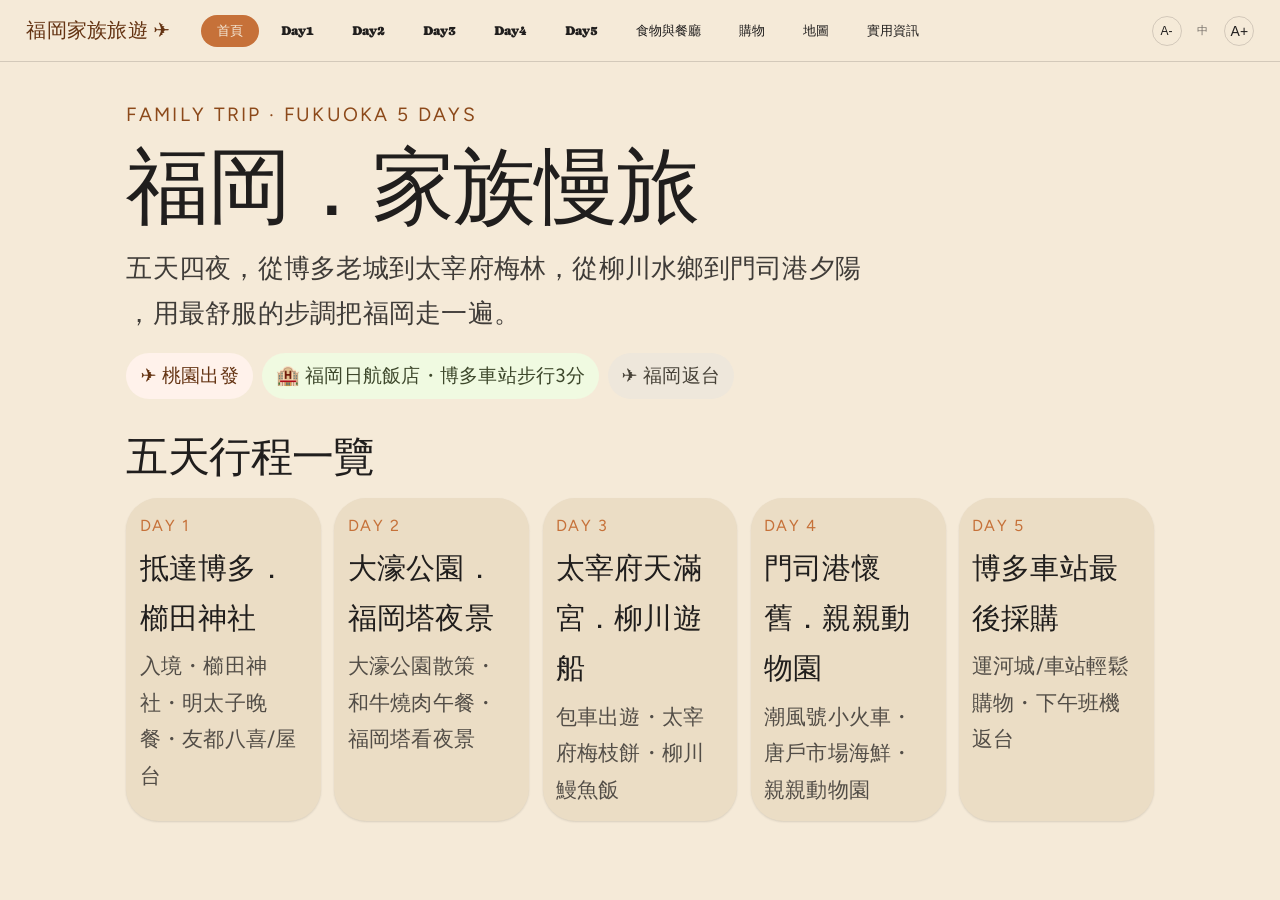
<file: index.html>
<!DOCTYPE html>
<html lang="zh-Hant">
<head>
<meta charset="utf-8">
<meta name="viewport" content="width=device-width, initial-scale=1">
<title>福岡家族旅遊</title>
<meta name="description" content="福岡五天四夜家族行程：博多、大濠公園、太宰府、柳川、門司港，含美食、購物與實用資訊。">
<link rel="canonical" href="https://fukuoka-trip-7d3.pages.dev/">
<link rel="preconnect" href="https://fonts.googleapis.com">
<link rel="preconnect" href="https://fonts.gstatic.com" crossorigin>
<link rel="icon" href="data:image/svg+xml,%3Csvg xmlns=%27http://www.w3.org/2000/svg%27 viewBox=%270 0 100 100%27%3E%3Ctext y=%27.9em%27 font-size=%2790%27%3E%E2%9C%88%3C/text%3E%3C/svg%3E">
<script>/* 在畫面繪製前就套上記住的字級，否則每次進站會先看到小字再跳大 */
(function(){try{var S=[120,140,160,180,200],i=parseInt(localStorage.getItem('fukuoka.fontStep'),10);
document.documentElement.style.fontSize=(S[(i>=0&&i<S.length)?i:2])+'%';}catch(e){
document.documentElement.style.fontSize='160%';}})();</script>
<link rel="stylesheet" href="css/styles.css?v=1c08bbd5">
<link rel="stylesheet" href="css/site.css?v=96c39117">
</head>
<body>
<div style="min-height:100vh;background:var(--color-bg);color:var(--color-text);font-family:var(--font-body);">

  <!-- NAV -->
  <div style="position:sticky;top:0;z-index:20;display:flex;align-items:center;gap:var(--space-3);padding:var(--space-3) var(--space-6);background:color-mix(in srgb, var(--color-bg) 92%, transparent);backdrop-filter:blur(6px);border-bottom:1px solid var(--color-divider);flex-wrap:wrap;">
    <div style="font-family:var(--font-heading);font-size:20px;margin-right:var(--space-4);color:var(--color-accent-800);">福岡家族旅遊 ✈</div>
    <div style="display:flex;gap:6px;flex-wrap:wrap;">
      <button type="button" class="nav-btn" data-go="home">首頁</button>
      <button type="button" class="nav-btn" data-go="day1">Day1</button>
      <button type="button" class="nav-btn" data-go="day2">Day2</button>
      <button type="button" class="nav-btn" data-go="day3">Day3</button>
      <button type="button" class="nav-btn" data-go="day4">Day4</button>
      <button type="button" class="nav-btn" data-go="day5">Day5</button>
      <button type="button" class="nav-btn" data-go="food">食物與餐廳</button>
      <button type="button" class="nav-btn" data-go="souvenir">購物</button>
      <button type="button" class="nav-btn" data-go="map">地圖</button>
      <button type="button" class="nav-btn" data-go="info">實用資訊</button>
    </div>
    <div style="display:flex;align-items:center;gap:4px;margin-left:auto;">
      <button style="width:30px;height:30px;border-radius:999px;border:1px solid var(--color-divider);background:transparent;cursor:pointer;font-size:12px;color:var(--color-text);" id="zoom-out" type="button" aria-label="縮小字級">A-</button>
      <span style="font-size:11px;opacity:0.6;min-width:34px;text-align:center;"><span id="zoom-label">100%</span></span>
      <button style="width:30px;height:30px;border-radius:999px;border:1px solid var(--color-divider);background:transparent;cursor:pointer;font-size:14px;color:var(--color-text);" id="zoom-in" type="button" aria-label="放大字級">A+</button>
    </div>
  </div>

  <div id="zoom-wrap">

  <!-- HOME -->
  <section class="tab-panel" data-tab="home">
    <div style="max-width:1080px;margin:0 auto;padding:var(--space-8) var(--space-6) var(--space-8);">
      <div>
        <div style="font-size:0.75rem;letter-spacing:0.12em;text-transform:uppercase;color:var(--color-accent-700);margin-bottom:var(--space-2);">FAMILY TRIP · FUKUOKA 5 DAYS</div>
        <h1 style="font-size:3.25rem;margin-bottom:var(--space-3);">福岡．家族慢旅</h1>
        <p style="font-size:1rem;opacity:0.85;max-width:60ch;margin-bottom:var(--space-4);">五天四夜，從博多老城到太宰府梅林，從柳川水鄉到門司港夕陽<br>，用最舒服的步調把福岡走一遍。</p>
        <div style="display:flex;gap:var(--space-2);flex-wrap:wrap;margin-bottom:var(--space-6);">
          <span style="display:inline-flex;align-items:center;font-size:0.75rem;padding:6px 14px;border-radius:999px;background:var(--color-accent-100);color:var(--color-accent-800);">✈ 桃園出發</span>
          <span style="display:inline-flex;align-items:center;font-size:0.75rem;padding:6px 14px;border-radius:999px;background:var(--color-accent-2-100);color:var(--color-accent-2-800);">🏨 福岡日航飯店・博多車站步行3分</span>
          <span style="display:inline-flex;align-items:center;font-size:0.75rem;padding:6px 14px;border-radius:999px;background:var(--color-neutral-200);color:var(--color-neutral-800);">✈ 福岡返台</span>
        </div>
      </div>
      <h2 style="margin-top:var(--space-8);margin-bottom:var(--space-4);font-size:1.625rem;">五天行程一覽</h2>
      <div style="display:grid;grid-template-columns:repeat(auto-fit,minmax(190px,1fr));gap:var(--space-3);">
        <div data-go="day1" style="cursor:pointer;padding:var(--space-3);border-radius:calc(var(--radius-lg)*1.15);background:var(--color-surface);box-shadow:var(--shadow-sm);">
          <div style="font-size:0.625rem;letter-spacing:0.1em;text-transform:uppercase;color:var(--color-accent);">DAY 1</div>
          <div style="font-family:var(--font-heading);font-size:1.125rem;margin:4px 0;">抵達博多．櫛田神社</div>
          <div style="font-size:0.8125rem;opacity:0.75;">入境・櫛田神社・明太子晚餐・友都八喜/屋台</div>
        </div>
        <div data-go="day2" style="cursor:pointer;padding:var(--space-3);border-radius:calc(var(--radius-lg)*1.15);background:var(--color-surface);box-shadow:var(--shadow-sm);">
          <div style="font-size:0.625rem;letter-spacing:0.1em;text-transform:uppercase;color:var(--color-accent);">DAY 2</div>
          <div style="font-family:var(--font-heading);font-size:1.125rem;margin:4px 0;">大濠公園．福岡塔夜景</div>
          <div style="font-size:0.8125rem;opacity:0.75;">大濠公園散策・和牛燒肉午餐・福岡塔看夜景</div>
        </div>
        <div data-go="day3" style="cursor:pointer;padding:var(--space-3);border-radius:calc(var(--radius-lg)*1.15);background:var(--color-surface);box-shadow:var(--shadow-sm);">
          <div style="font-size:0.625rem;letter-spacing:0.1em;text-transform:uppercase;color:var(--color-accent);">DAY 3</div>
          <div style="font-family:var(--font-heading);font-size:1.125rem;margin:4px 0;">太宰府天滿宮．柳川遊船</div>
          <div style="font-size:0.8125rem;opacity:0.75;">包車出遊・太宰府梅枝餅・柳川鰻魚飯</div>
        </div>
        <div data-go="day4" style="cursor:pointer;padding:var(--space-3);border-radius:calc(var(--radius-lg)*1.15);background:var(--color-surface);box-shadow:var(--shadow-sm);">
          <div style="font-size:0.625rem;letter-spacing:0.1em;text-transform:uppercase;color:var(--color-accent);">DAY 4</div>
          <div style="font-family:var(--font-heading);font-size:1.125rem;margin:4px 0;">門司港懷舊．親親動物園</div>
          <div style="font-size:0.8125rem;opacity:0.75;">潮風號小火車・唐戶市場海鮮・親親動物園</div>
        </div>
        <div data-go="day5" style="cursor:pointer;padding:var(--space-3);border-radius:calc(var(--radius-lg)*1.15);background:var(--color-surface);box-shadow:var(--shadow-sm);">
          <div style="font-size:0.625rem;letter-spacing:0.1em;text-transform:uppercase;color:var(--color-accent);">DAY 5</div>
          <div style="font-family:var(--font-heading);font-size:1.125rem;margin:4px 0;">博多車站最後採購</div>
          <div style="font-size:0.8125rem;opacity:0.75;">運河城/車站輕鬆購物・下午班機返台</div>
        </div>
      </div>
    </div>
  </section>

  <!-- DAY 1 -->
  <section class="tab-panel" data-tab="day1">
    <div style="max-width:1080px;margin:0 auto;padding:var(--space-8) var(--space-6);">
      <div style="font-size:0.75rem;letter-spacing:0.12em;text-transform:uppercase;color:var(--color-accent-700);">DAY 1</div>
      <h1 style="margin-bottom:var(--space-2);">抵達博多，櫛田神社初探</h1>
      <div style="display:flex;gap:var(--space-2);flex-wrap:wrap;margin-bottom:var(--space-6);">
        <span style="font-size:0.6875rem;padding:3px 10px;border-radius:calc(var(--radius-md)*0.75);background:var(--color-neutral-100);color:var(--color-neutral-800);">✈ 桃園起飛</span>
        <span style="font-size:0.6875rem;padding:3px 10px;border-radius:calc(var(--radius-md)*0.75);background:var(--color-neutral-100);color:var(--color-neutral-800);">🛬 抵達福岡機場</span>
        <span style="font-size:0.6875rem;padding:3px 10px;border-radius:calc(var(--radius-md)*0.75);background:var(--color-accent-2-100);color:var(--color-accent-2-800);">🏨 入住福岡日航飯店</span>
      </div>

      <div class="rwd-2col" style="display:grid;grid-template-columns:1fr 1fr;gap:var(--space-4);margin-bottom:var(--space-4);">
        <div style="padding:var(--space-4);border-radius:calc(var(--radius-lg)*1.15);background:var(--color-surface);">
          <div style="font-size:0.625rem;letter-spacing:0.1em;text-transform:uppercase;color:var(--color-accent);margin-bottom:6px;">下午景點</div>
          <h3>櫛田神社</h3>
          <p class="jp-name"><span class="jp-main">櫛田神社</span><span class="jp-kana">くしだじんじゃ</span></p>
          <p style="opacity:0.85;">博多的總鎮守，已有超過1200年歷史，是博多祇園山笠祭典的發源地。境內常年展示華麗的「飾山笠」巨型花車，高聳的博多鈿彫刻與朱紅樓門很好拍。神社緊鄰博多運河城，逛完可以直接散步過去，長輩走起來也輕鬆。</p>
          <div style="margin-top:var(--space-2);font-size:0.75rem;opacity:0.65;">📍 福岡市博多區上川端町1-41　步行可達博多運河城</div>
          <a href="https://tw.wamazing.com/media/article/a-3310/" target="_blank" rel="noopener" style="display:inline-flex;align-items:center;gap:4px;margin-top:var(--space-2);font-size:0.75rem;color:var(--color-accent-700);text-decoration:none;">了解更多 →</a>
          <a href="https://bobbytravel.tw/kushida-shrine/" target="_blank" rel="noopener" style="display:flex;width:fit-content;align-items:center;gap:4px;margin-top:6px;font-size:0.75rem;color:var(--color-accent-700);text-decoration:none;">必看重點＆御守御朱印攻略 →</a>
        </div>
        <figure class="img-slot" data-slot="day1-kushida" data-src="" data-fit="cover" data-placeholder="櫛田神社照片" style="width:100%;height:100%;min-height:220px;filter:saturate(0.6) contrast(0.85) brightness(1.1) opacity(0.94);border-radius:20px"></figure>
      </div>

      <div class="rwd-2col" style="display:grid;grid-template-columns:1fr 1fr;gap:var(--space-4);margin-bottom:var(--space-4);">
        <div style="padding:var(--space-4);border-radius:calc(var(--radius-lg)*1.15);background:var(--color-surface);">
          <div style="font-size:0.625rem;letter-spacing:0.1em;text-transform:uppercase;color:var(--color-accent);margin-bottom:6px;">正餐．晚餐</div>
          <h3>JR博多城 9F．椒房庵</h3>
          <p class="jp-name"><span class="jp-main">JR博多シティ 9F ごはん家 椒房庵</span><span class="jp-kana">ジェイアールはかたシティ／ごはんや しょぼうあん</span></p>
          <p style="opacity:0.85;">明太子專門店直營的餐廳，招牌是明太子茶泡飯、明太子玉子燒定食，鹹香夠味又不會太辣，小孩長輩都能接受。就在博多車站樓上，剛下飛機拖著行李也方便直達。</p>
          <a href="https://www.lotofjapan.com/pages/hakatashoboan" target="_blank" rel="noopener" style="display:inline-flex;align-items:center;gap:4px;margin-top:var(--space-2);font-size:0.75rem;color:var(--color-accent-700);text-decoration:none;">了解更多 →</a>
          <div style="display:grid;grid-template-columns:1fr 1fr;gap:var(--space-2);margin-top:var(--space-3);">
            <figure class="img-slot" data-slot="day1-shobo-an" data-src="" data-fit="cover" data-placeholder="椒房庵明太子鯛魚飯" style="width:100%;aspect-ratio:16/9;border-radius:16px"></figure>
            <figure class="img-slot" data-slot="day1-shobo-tamago" data-src="" data-fit="cover" data-placeholder="明太子玉子燒" style="width:100%;aspect-ratio:16/9;border-radius:16px"></figure>
          </div>
        </div>
        <div style="padding:var(--space-4);border-radius:calc(var(--radius-lg)*1.15);background:var(--color-surface);">
          <div style="font-size:0.625rem;letter-spacing:0.1em;text-transform:uppercase;color:var(--color-accent);margin-bottom:6px;">宵夜</div>
          <h3>友都八喜樓上超市／中洲屋台</h3>
          <p class="jp-name"><span class="jp-main">ヨドバシカメラ／中洲屋台</span><span class="jp-kana">ヨドバシカメラ／なかす やたい</span></p>
          <p style="opacity:0.85;">體力還夠的話，可以走去中洲川端的屋台街，坐在路邊攤吃碗豚骨拉麵配啤酒；想早點休息的話，友都八喜（Yodobashi）樓上超市也有現成熟食、水果和啤酒，回飯店配著吃也很滿足。</p>
          <a href="https://almablog.tw/blog/post/yodobashi-hakata" target="_blank" rel="noopener" style="display:inline-flex;align-items:center;gap:4px;margin-top:var(--space-2);font-size:0.75rem;color:var(--color-accent-700);text-decoration:none;">了解更多 →</a>
        </div>
      </div>

      <div style="padding:var(--space-4);border-radius:calc(var(--radius-lg)*1.15);background:var(--color-accent-100);">
        <div style="font-size:0.625rem;letter-spacing:0.1em;text-transform:uppercase;color:var(--color-accent-800);margin-bottom:8px;">Day1 必買伴手禮</div>
        <div style="display:flex;gap:8px;flex-wrap:wrap;">
          <span style="font-size:0.75rem;padding:5px 12px;border-radius:999px;background:var(--color-bg);color:var(--color-accent-800);">明太子（椒房庵／ふくや）</span>
          <span style="font-size:0.75rem;padding:5px 12px;border-radius:999px;background:var(--color-bg);color:var(--color-accent-800);">通明月饅頭</span>
          <span style="font-size:0.75rem;padding:5px 12px;border-radius:999px;background:var(--color-bg);color:var(--color-accent-800);">博多美食伴手禮（車站B1）</span>
        </div>
      </div>
    </div>
  </section>

  <!-- DAY 2 -->
  <section class="tab-panel" data-tab="day2">
    <div style="max-width:1080px;margin:0 auto;padding:var(--space-8) var(--space-6);">
      <div style="font-size:0.75rem;letter-spacing:0.12em;text-transform:uppercase;color:var(--color-accent-700);">DAY 2</div>
      <h1 style="margin-bottom:var(--space-6);">大濠公園散策，福岡塔看夜景</h1>

      <div class="rwd-2col" style="display:grid;grid-template-columns:1fr 1fr;gap:var(--space-4);margin-bottom:var(--space-4);">
        <div style="padding:var(--space-4);border-radius:calc(var(--radius-lg)*1.15);background:var(--color-surface);">
          <div style="font-size:0.625rem;letter-spacing:0.1em;text-transform:uppercase;color:var(--color-accent);margin-bottom:6px;">上午景點</div>
          <h3>大濠公園</h3>
          <p class="jp-name"><span class="jp-main">大濠公園</span><span class="jp-kana">おおほりこうえん</span></p>
          <p style="opacity:0.85;">仿中國杭州西湖打造的水景公園，湖面遼闊、環湖步道平坦好走，很適合慢慢散步、餵鴿子，也能租天鵝船遊湖。園內的星巴克大濠公園店坐擁湖景，是中途歇腳喝咖啡的好地方。</p>
          <div style="margin-top:var(--space-2);font-size:0.75rem;opacity:0.65;">📍 福岡市中央區大濠公園　鄰近福岡城跡</div>
          <a href="https://www.ohorikouen.jp/zh/#" target="_blank" rel="noopener" style="display:inline-flex;align-items:center;gap:4px;margin-top:var(--space-2);font-size:0.75rem;color:var(--color-accent-700);text-decoration:none;">了解更多 →</a>
        </div>
        <figure class="img-slot" data-slot="day2-ohori" data-src="" data-fit="cover" data-placeholder="大濠公園照片" style="width:100%;height:100%;min-height:220px;border-radius:20px"></figure>
      </div>

      

      <div style="padding:var(--space-4);border-radius:calc(var(--radius-lg)*1.15);background:var(--color-surface);margin-bottom:var(--space-4);">
        <div style="font-size:0.625rem;letter-spacing:0.1em;text-transform:uppercase;color:var(--color-accent);margin-bottom:6px;">正餐．午餐</div>
        <h3>中洲．燒肉處石原牛</h3>
        <p class="jp-name"><span class="jp-main">中洲 焼肉処 石原牛</span><span class="jp-kana">なかす やきにくどころ いしはらぎゅう</span></p>
        <p style="opacity:0.85;">主打福岡在地和牛「石原牛」，午間套餐份量剛好、價格比晚餐親民很多，適合全家聚餐打牙祭，是這趟旅程犒賞自己的一餐。</p>
      </div>

      <div class="rwd-2col" style="display:grid;grid-template-columns:1fr 1fr;gap:var(--space-4);margin-bottom:var(--space-4);">
        <figure class="img-slot" data-slot="day2-tower" data-src="" data-fit="cover" data-placeholder="福岡塔夜景照片" style="width: 356px; height: 361px; min-height: 220px; filter: saturate(0.6) contrast(0.85) brightness(1.1) opacity(0.94);border-radius:20px"></figure>
        <div style="padding: var(--space-4); border-radius: calc(var(--radius-lg)*1.15); background: var(--color-surface); width: 493px; height: 388px">
          <div style="font-size:0.625rem;letter-spacing:0.1em;text-transform:uppercase;color:var(--color-accent);margin-bottom:6px;">下午／傍晚景點</div>
          <h3>福岡塔（看夜景）</h3>
          <p class="jp-name"><span class="jp-main">福岡タワー</span><span class="jp-kana">ふくおかタワー</span></p>
          <div style="opacity:0.85;"><span id="docs-internal-guid-2828d454-7fff-4194-ad45-bef414297676"><p dir="ltr" style="line-height:1.38;margin-top:0pt;margin-bottom:0pt;"><span style="font-size: 0.9167rem; font-family: Arial, sans-serif; color: rgb(0, 0, 0); background-color: transparent; font-variant: normal; vertical-align: baseline; white-space: pre-wrap;">為紀念於1989年舉行的「亞洲太平洋博覽會」而建，是福岡市的地標建築。</span><span style="font-size: 0.9167rem; font-family: Arial, sans-serif; color: rgb(0, 0, 0); background-color: transparent; font-variant: normal; vertical-align: baseline; white-space: pre-wrap;"><br></span><span style="font-size: 0.9167rem; font-family: Arial, sans-serif; color: rgb(0, 0, 0); background-color: transparent; font-variant: normal; vertical-align: baseline; white-space: pre-wrap;">塔高234公尺，塔的頂樓觀景臺能以360度全景角度眺望福岡市街景。
</span><span style="font-size: 0.9167rem; font-family: Arial, sans-serif; color: rgb(0, 0, 0); background-color: transparent; font-variant: normal; vertical-align: baseline; white-space: pre-wrap;"><br></span><span style="font-size: 0.9167rem; font-family: Arial, sans-serif; color: rgb(0, 0, 0); background-color: transparent; font-variant: normal; vertical-align: baseline; white-space: pre-wrap;">塔內設有VR雙眼望遠鏡能給人宛如在空中飛翔的感受，塔內2樓有高120公尺景觀的「空中咖啡廳&amp;餐廳 Refuge」，店內整片大面落地窗宛如置身空中庭園。</span></p><br></span>日本最高的海濱塔，外牆由8000片半反射玻璃組成，白天閃亮、夜晚點燈變化萬千。建議傍晚上塔，可以同時看到日落與福岡市區華燈初上，123公尺展望室還能遠眺博多灣。</div>
          <a href="https://bobbytravel.tw/fukuoka-tower/" target="_blank" rel="noopener" style="display:inline-flex;align-items:center;gap:4px;margin-top:var(--space-2);font-size:0.75rem;color:var(--color-accent-700);text-decoration:none;">了解更多 →</a>
        </div>
      </div>

      <div style="padding:var(--space-4);border-radius:calc(var(--radius-lg)*1.15);background:var(--color-surface);margin-bottom:var(--space-4);">
        <div style="font-size:0.625rem;letter-spacing:0.1em;text-transform:uppercase;color:var(--color-accent);margin-bottom:8px;">旅途照片</div>
        <h3>福岡塔高度比較與觀景台夜景</h3>
        <div class="rwd-2col" style="display:grid;grid-template-columns:minmax(0,0.85fr) minmax(0,1.15fr);gap:var(--space-3);align-items:start;margin-top:var(--space-3);">
          <figure class="img-slot" data-slot="day2-tower-height" data-src="" data-fit="contain" data-placeholder="福岡塔高度比較照片" style="width:100%;height:min(52vw,520px);background:var(--color-bg);border-radius:16px;"></figure>
          <figure class="img-slot" data-slot="day2-tower-view" data-src="" data-fit="cover" data-placeholder="福岡塔觀景台夜景照片" style="width:100%;height:min(52vw,520px);border-radius:16px;"></figure>
        </div>
      </div>

      <div style="padding:var(--space-4);border-radius:calc(var(--radius-lg)*1.15);background:var(--color-surface);margin-bottom:var(--space-4);">
        <div style="font-size:0.625rem;letter-spacing:0.1em;text-transform:uppercase;color:var(--color-accent);margin-bottom:8px;">旅途影片</div>
        <h3>Day 2 福岡塔夜景</h3>
        <video controls playsinline preload="none" poster="assets/day2-tower.jpg" style="width:100%;max-width:520px;aspect-ratio:16/9;background:#000;border-radius:16px;display:block;margin-top:var(--space-3);">
          <source src="assets/day2-tower-night.mp4" type="video/mp4">
          你的瀏覽器不支援影片播放，請直接下載檔案觀看。
        </video>
        <div style="margin-top:var(--space-2);font-size:0.75rem;opacity:0.6;">▶ 按播放才會下載影片，不會拖慢開頁速度</div>
      </div>

            <div style="padding:var(--space-4);border-radius:calc(var(--radius-lg)*1.15);background:var(--color-surface);margin-bottom:var(--space-4);">
        <div style="font-size:0.625rem;letter-spacing:0.1em;text-transform:uppercase;color:var(--color-accent);margin-bottom:6px;">正餐．晚餐</div>
        <h3>博多車站　牛腸鍋</h3>
        <p class="jp-name"><span class="jp-main">博多駅 もつ鍋</span><span class="jp-kana">はかたえき もつなべ</span></p>
        <p style="opacity:0.85;">牛腸鍋（もつ鍋）是福岡的代表鍋物，以醬油或味噌湯底燉煮牛腸、高麗菜與大量韭菜，最後加入什錦麵收尾。膠質豐富、湯頭清爽，長輩也吃得順口。看完福岡塔夜景回程，在博多車站一帶用餐最省力。以下三家都有中文介紹可以先看：</p>
        <div style="display:grid;grid-template-columns:repeat(auto-fit,minmax(210px,1fr));gap:var(--space-3);margin-top:var(--space-3);">
          <div style="padding:var(--space-3);border-radius:calc(var(--radius-lg)*0.9);background:var(--color-bg);">
            <div style="font-family:var(--font-heading);font-size:1rem;line-height:1.25;margin-bottom:4px;">博多牛腸鍋一鷹</div>
            <p class="jp-name"><span class="jp-main">博多もつ鍋 いちたか</span><span class="jp-kana">はかたもつなべ いちたか</span></p>
            <div style="font-size:0.75rem;opacity:0.7;">博多站前通店　招牌辛味噌湯底</div>
            <a href="https://www.gltjp.com/zh-hant/article/item/21183/" target="_blank" rel="noopener" style="display:inline-flex;align-items:center;gap:4px;margin-top:var(--space-2);font-size:0.75rem;color:var(--color-accent-700);text-decoration:none;">了解更多 →</a>
          </div>
          <div style="padding:var(--space-3);border-radius:calc(var(--radius-lg)*0.9);background:var(--color-bg);">
            <div style="font-family:var(--font-heading);font-size:1rem;line-height:1.25;margin-bottom:4px;">元祖牛腸鍋樂天地</div>
            <p class="jp-name"><span class="jp-main">元祖もつ鍋 楽天地</span><span class="jp-kana">がんそ もつなべ らくてんち</span></p>
            <div style="font-size:0.75rem;opacity:0.7;">福岡天神總本店　牛腸鍋創始店</div>
            <a href="https://www.gltjp.com/zh-hant/directory/item/18197/" target="_blank" rel="noopener" style="display:inline-flex;align-items:center;gap:4px;margin-top:var(--space-2);font-size:0.75rem;color:var(--color-accent-700);text-decoration:none;">了解更多 →</a>
          </div>
          <div style="padding:var(--space-3);border-radius:calc(var(--radius-lg)*0.9);background:var(--color-bg);">
            <div style="font-family:var(--font-heading);font-size:1rem;line-height:1.25;margin-bottom:4px;">博多牛腸鍋大山</div>
            <p class="jp-name"><span class="jp-main">博多もつ鍋 おおやま</span><span class="jp-kana">はかたもつなべ おおやま</span></p>
            <div style="font-size:0.75rem;opacity:0.7;">天神 ONE FUKUOKA BLDG. 店</div>
            <a href="https://www.gltjp.com/zh-hant/directory/item/18150/" target="_blank" rel="noopener" style="display:inline-flex;align-items:center;gap:4px;margin-top:var(--space-2);font-size:0.75rem;color:var(--color-accent-700);text-decoration:none;">了解更多 →</a>
          </div>
        </div>
      </div>

      <div style="padding:var(--space-4);border-radius:calc(var(--radius-lg)*1.15);background:var(--color-accent-2-100);margin-bottom:var(--space-4);">
        <div style="font-size:0.625rem;letter-spacing:0.1em;text-transform:uppercase;color:var(--color-accent-2-800);margin-bottom:8px;">順路購物筆記</div>
        <p style="margin:0;font-size:0.8125rem;color:var(--color-accent-2-800);">博多運河城（適合長輩逛，鞋類選擇多，含 Danner 登山鞋專櫃）／博多車站（服飾選擇多）／天神PARCO（日系選品品牌多）／天神Mina（Uniqlo・GU・Loft等平價品牌）。</p>
      </div><div style="padding:var(--space-4);border-radius:calc(var(--radius-lg)*1.15);background:var(--color-surface);margin-bottom:var(--space-4);">
        <div style="font-size:0.625rem;letter-spacing:0.1em;text-transform:uppercase;color:var(--color-accent);margin-bottom:8px;">大濠公園景點地圖</div>
        <div class="rwd-2col" style="display:grid;grid-template-columns:0.85fr 1.15fr;gap:var(--space-4);align-items:start;">
          <figure class="img-slot" data-slot="day2-ohori-map" data-src="assets/ohori-park-map.png" data-fit="contain" data-placeholder="大濠公園景點地圖" style="width: 410px; height: 524px; background: var(--color-bg);border-radius:20px"></figure>
          <div>
            <div style="font-size:0.8125rem;opacity:0.75;margin-top:1.5em;margin-bottom:var(--space-3);">
              <p style="margin:0 0 8px;">公園為環湖步道，中央有柳島、松島、鴨島三座小島以橋相連，繞湖一圈約2公里，設有停車場、洗手間、租借腳踏船碼頭與AED，帶長輩散步或帶小孩騎車都很方便找到休息點。</p>
              <p style="margin:0 0 4px;"><b>福岡市美術館</b></p>
              <ul style="margin:0 0 8px;padding-left:1.1em;">
                <li><b>草間彌生代表作</b>：戶外廣場展示知名藝術家草間彌生的經典巨型《黃色南瓜》雕塑，是熱門拍照打卡點。</li>
                <li><b>多元藝術館藏</b>：館內藏有達利、米羅等西方大師作品，以及豐富的亞洲近代與當代藝術品。</li>
              </ul>
              <p style="margin:0 0 4px;"><b>大濠公園 日本庭園</b></p>
              <ul style="margin:0;padding-left:1.1em;">
                <li><b>傳統庭園景觀</b>：擁有大池、假山、溪流及枯山水造景，四季分別有杜鵑花、初夏新綠與秋季紅葉點綴。</li>
                <li><b>茶室文化體驗</b>：庭園內設有傳統茶室，提供沉靜優雅的日式文化氛圍。</li>
              </ul>
            </div>
            <div style="display:flex;gap:8px;flex-wrap:wrap;">
              <span style="font-size:0.75rem;padding:5px 12px;border-radius:999px;background:var(--color-bg);color:var(--color-accent-800);">浮見堂</span>
              <span style="font-size:0.75rem;padding:5px 12px;border-radius:999px;background:var(--color-bg);color:var(--color-accent-800);">Royal Garden Cafe</span>
              <span style="font-size:0.75rem;padding:5px 12px;border-radius:999px;background:var(--color-bg);color:var(--color-accent-800);">星巴克 福岡大濠公園店</span>
              <span style="font-size:0.75rem;padding:5px 12px;border-radius:999px;background:var(--color-bg);color:var(--color-accent-800);">貸船碼頭</span>
              <span style="font-size:0.75rem;padding:5px 12px;border-radius:999px;background:var(--color-bg);color:var(--color-accent-800);">舞鶴公園</span>
              <span style="font-size:0.75rem;padding:5px 12px;border-radius:999px;background:var(--color-bg);color:var(--color-accent-800);">福岡城跡</span>
              <span style="font-size:0.75rem;padding:5px 12px;border-radius:999px;background:var(--color-bg);color:var(--color-accent-800);">福岡市美術館</span>
              <span style="font-size:0.75rem;padding:5px 12px;border-radius:999px;background:var(--color-bg);color:var(--color-accent-800);">大濠公園 日本庭園</span>
              <span style="font-size:0.75rem;padding:5px 12px;border-radius:999px;background:var(--color-bg);color:var(--color-accent-800);">福岡縣護國神社</span>
            </div>
          </div>
        </div>
      </div>
    </div>
  </section>

  <!-- DAY 3 -->
  <section class="tab-panel" data-tab="day3">
  <div style="max-width:1080px;margin:0 auto;padding:var(--space-8) var(--space-6);">
      <div style="font-size:0.75rem;letter-spacing:0.12em;text-transform:uppercase;color:var(--color-accent-700);">DAY 3</div>
      <h1 style="margin-bottom:var(--space-2);">太宰府天滿宮，柳川遊船水鄉</h1>
      <div style="margin-bottom:var(--space-6);">
        <span style="font-size:0.6875rem;padding:3px 10px;border-radius:calc(var(--radius-md)*0.75);background:var(--color-accent-100);color:var(--color-accent-800);">🚐 今日包車出遊</span>
      </div>

      <div class="rwd-2col" style="display:grid;grid-template-columns:1fr 1fr;gap:var(--space-4);margin-bottom:var(--space-4);">
        <div style="padding: var(--space-4); border-radius: calc(var(--radius-lg)*1.15); background: var(--color-surface); width: 421px; height: 356px">
          <div style="font-size:0.625rem;letter-spacing:0.1em;text-transform:uppercase;color:var(--color-accent);margin-bottom:6px;">上午景點</div>
          <h3>太宰府天滿宮</h3>
          <p class="jp-name"><span class="jp-main">太宰府天満宮</span><span class="jp-kana">だざいふてんまんぐう</span></p>
          <p style="opacity:0.85;"><span id="docs-internal-guid-4d120361-7fff-7da2-c924-2c422defdc01"><span style="font-size: 0.9167rem; font-family: Arial, sans-serif; color: rgb(0, 0, 0); background-color: transparent; font-variant: normal; vertical-align: baseline; white-space: pre-wrap;">日本全國12,000座天滿宮的總本社，主祭神為三大天神之一的菅原道真。</span><span style="font-size: 0.9167rem; font-family: Arial, sans-serif; color: rgb(0, 0, 0); background-color: transparent; font-variant: normal; vertical-align: baseline; white-space: pre-wrap;"><br></span><span style="font-size: 0.9167rem; font-family: Arial, sans-serif; color: rgb(0, 0, 0); background-color: transparent; font-variant: normal; vertical-align: baseline; white-space: pre-wrap;">菅原道真是一位才華橫溢的學者及傑出的政治家，因此被日本人尊奉為學問之神，考生會專程前來參拜，是福岡有名的能量景點。考試合格超靈驗！
</span><span style="font-size: 0.9167rem; font-family: Arial, sans-serif; color: rgb(0, 0, 0); background-color: transparent; font-variant: normal; vertical-align: baseline; white-space: pre-wrap;">神社境內精彩看點：其中有「御神牛像」、「太鼓橋」、「寶物殿」，以及旨在延續文化遺產而舉辦的各種藝術活動「</span><a href="https://www.gltjp.com/zh-hant/directory/item/11578/" style="text-decoration: none;"><span style="font-size: 0.9167rem; font-family: Arial, sans-serif; color: rgb(0, 0, 0); background-color: transparent; font-variant: normal; vertical-align: baseline; white-space: pre-wrap;">太宰府天滿宮</span></a><span style="font-size: 0.9167rem; font-family: Arial, sans-serif; color: rgb(0, 0, 0); background-color: transparent; font-variant: normal; vertical-align: baseline; white-space: pre-wrap;">藝術計劃」等；境內還可以欣賞到梅花等四季各異的時令花卉。</span></span><br></p>
          
          <a href="https://www.gltjp.com/zh-hant/article/item/20434/" target="_blank" rel="noopener" style="display:inline-flex;align-items:center;gap:4px;margin-top:var(--space-2);font-size:0.75rem;color:var(--color-accent-700);text-decoration:none;">了解更多 →</a>
        </div><figure class="img-slot" data-slot="day3-dazaifu" data-src="" data-fit="cover" data-placeholder="太宰府天滿宮照片" style="width: 388px; height: 360px; min-height: 220px;border-radius:20px"></figure>
        
      </div>

      <div style="padding:var(--space-4);border-radius:calc(var(--radius-lg)*1.15);background:var(--color-surface);margin-bottom:var(--space-4);">
        <div style="font-size:0.625rem;letter-spacing:0.1em;text-transform:uppercase;color:var(--color-accent);margin-bottom:6px;">正餐．午餐</div>
        <h3>太宰府參道美食／一蘭拉麵（五角碗）</h3>
        <p class="jp-name"><span class="jp-main">太宰府参道／一蘭 太宰府参道店</span><span class="jp-kana">だざいふ さんどう／いちらん だざいふさんどうてん</span></p>
        <p style="opacity:0.85;margin-bottom:var(--space-2);">參道兩旁老店林立，必吃現烤「梅枝餅」。如果想吃正餐，一蘭拉麵招牌的五角形碗設計很特別。</p>
        <p style="opacity:0.85;margin-bottom:var(--space-2);">筑紫庵本店：招牌菜單是夾著自製唐揚炸雞的在地漢堡「太宰府漢堡」，唐揚炸雞下面的梅子醬汁讓口感更添風味。</p>
        <p style="opacity:0.85;margin-bottom:0;">天山 太宰府本店：「鬼瓦最中」是太宰府人氣伴手禮，以象徵性的鬼瓦為造型。內餡使用北海道十勝小豆熬製，甜而不膩；外皮則以佐賀縣優質糯米烘烤，香脆可口。</p>
      </div>

      <div class="rwd-2col" style="display:grid;grid-template-columns:1fr 1fr;gap:var(--space-4);margin-bottom:var(--space-4);">
        <figure class="img-slot" data-slot="day3-yanagawa" data-src="" data-fit="cover" data-placeholder="柳川遊船照片" style="width:100%;height:100%;min-height:220px;border-radius:20px"></figure>
        <div style="padding:var(--space-4);border-radius:calc(var(--radius-lg)*1.15);background:var(--color-surface);">
          <div style="font-size:0.625rem;letter-spacing:0.1em;text-transform:uppercase;color:var(--color-accent);margin-bottom:6px;">下午景點</div>
          <h3>柳川遊船</h3>
          <p class="jp-name"><span class="jp-main">柳川川下り</span><span class="jp-kana">やながわ かわくだり</span></p>
          <p style="opacity:0.85;">有「九州小威尼斯」之稱的水鄉小鎮，搭乘船夫撐篙的木造小船，沿著護城河水道慢慢晃過老街、柳樹與石橋，全程約1小時，坐著就能遊覽，是全家老少都輕鬆的行程。</p>
          <a href="https://www.yanagawa-net.com/" target="_blank" rel="noopener" style="display:inline-flex;align-items:center;gap:4px;margin-top:var(--space-2);font-size:0.75rem;color:var(--color-accent-700);text-decoration:none;">了解更多 →</a>
          <a href="https://bobbytravel.tw/yanagawa/" target="_blank" rel="noopener" style="display:flex;width:fit-content;align-items:center;gap:4px;margin-top:6px;font-size:0.75rem;color:var(--color-accent-700);text-decoration:none;">7大船家比較、跳船表演攻略 →</a>
          <div style="margin-top:var(--space-3);padding:var(--space-3);border-radius:calc(var(--radius-lg)*0.9);background:var(--color-accent-100);color:var(--color-accent-800);font-size:0.75rem;line-height:1.75;">
            <div style="font-weight:600;margin-bottom:4px;">⚠ 營運時間提醒</div>
            遊船大約每30分鐘一班。<br>
            為防止中暑，遊船將於 10:40 至 15:40 暫停營運。<br>
            請注意，這與通常的營運時間（9:30 至 15:00）有所不同。
          </div>
        </div>
      </div>

      <div style="padding:var(--space-4);border-radius:calc(var(--radius-lg)*1.15);background:var(--color-surface);margin-bottom:var(--space-4);">
        <div style="font-size:0.625rem;letter-spacing:0.1em;text-transform:uppercase;color:var(--color-accent);margin-bottom:6px;">旅程紀錄</div>
        <h3 style="margin-bottom:var(--space-3);">遊船實錄</h3>
        <div class="rwd-2col" style="display:grid;grid-template-columns:1fr 1fr;gap:var(--space-3);align-items:start;">
          <figure style="margin:0;">
            <video controls playsinline preload="none" poster="assets/day3-yanagawa-boatman-poster.jpg" style="width:100%;max-width:300px;aspect-ratio:9/16;background:#000;border-radius:16px;display:block;margin-inline:auto;">
              <source src="assets/day3-yanagawa-boatman.mp4" type="video/mp4">
              你的瀏覽器不支援影片播放，請直接下載檔案觀看。
            </video>
            <figcaption style="margin-top:6px;font-size:0.75rem;opacity:0.65;">船夫撐篙，沿著水道慢慢晃</figcaption>
          </figure>
          <figure style="margin:0;">
            <video controls playsinline preload="none" poster="assets/day3-yanagawa-canal-poster.jpg" style="width:100%;max-width:300px;aspect-ratio:9/16;background:#000;border-radius:16px;display:block;margin-inline:auto;">
              <source src="assets/day3-yanagawa-canal.mp4" type="video/mp4">
              你的瀏覽器不支援影片播放，請直接下載檔案觀看。
            </video>
            <figcaption style="margin-top:6px;font-size:0.75rem;opacity:0.65;">水道上前後相接的遊船</figcaption>
          </figure>
        </div>
        <div style="margin-top:var(--space-2);font-size:0.75rem;opacity:0.6;">▶ 按播放才會下載影片，不會拖慢開頁速度</div>
      </div>

      <div style="padding:var(--space-4);border-radius:calc(var(--radius-lg)*1.15);background:var(--color-surface);margin-bottom:var(--space-4);">
        <div style="font-size:0.625rem;letter-spacing:0.1em;text-transform:uppercase;color:var(--color-accent);margin-bottom:6px;">柳川遊船．三大人氣船家</div>
        <p style="opacity:0.85;margin-bottom:var(--space-2);">最受歡迎的三家遊船是：</p>
        <ul style="margin:0;padding-left:1.1em;font-size:0.8125rem;opacity:0.85;line-height:1.75;">
          <li style="margin-bottom:6px;"><b>柳川觀光開發</b><br><span class="jp-name"><span class="jp-main">柳川観光開発</span><span class="jp-kana">やながわ かんこうかいはつ</span></span><br>柳川歷史最悠久的遊船公司，也是<a href="https://www.kkday.com/zh-tw/product/21437-japan-kyushu-tickets-dazaifu-yanagawa-tour-package?cid=2290" target="_blank" rel="noopener" style="color:var(--color-accent-700);text-decoration:underline;text-underline-offset:3px;">太宰府・柳川暢遊套票</a>合作船家，想體驗正統柳川遊船文化首選。</li>
          <li style="margin-bottom:6px;"><b>伯舟觀光</b><br><span class="jp-name"><span class="jp-main">伯舟観光</span><span class="jp-kana">はくしゅう かんこう</span></span><br>船夫多是帥氣年輕人，有精彩「跳船表演」，深受女性朋友歡迎，能在 <a href="https://www.klook.com/zh-TW/activity/132921-yanagawa-river-cruise-experience-by-hakushu-kanko/?aid=417&amp;utm_medium=affiliate-alwayson&amp;utm_source=non-network&amp;utm_campaign=417&amp;utm_term=" target="_blank" rel="noopener" style="color:var(--color-accent-700);text-decoration:underline;text-underline-offset:3px;">Klook 預約</a>非常方便。</li>
          <li><b>水鄉柳川觀光</b><br><span class="jp-name"><span class="jp-main">水郷柳川観光</span><span class="jp-kana">すいごう やながわ かんこう</span></span><br>除了通常川下路線外，平時也有「下百町↔並倉」U-turn 巡遊，能搭乘 60 分鐘又返回原點，省去搭接駁車麻煩，可於 <a href="https://www.kkday.com/zh-tw/product/11934-kyushu-yanagawa-river-cruise-japan?cid=2290" target="_blank" rel="noopener" style="color:var(--color-accent-700);text-decoration:underline;text-underline-offset:3px;">KKday 預約</a>很方便。</li>
        </ul>
      </div>

      <div style="padding:var(--space-4);border-radius:calc(var(--radius-lg)*1.15);background:var(--color-surface);margin-bottom:var(--space-4);">
        <div style="font-size:0.625rem;letter-spacing:0.1em;text-transform:uppercase;color:var(--color-accent);margin-bottom:6px;">正餐．晚餐</div>
        <h3>柳川鰻魚飯（せいろ蒸し）</h3>
        <p class="jp-name"><span class="jp-main">うなぎのせいろ蒸し</span><span class="jp-kana">うなぎの せいろむし</span></p>
        <p style="opacity:0.85;">柳川的招牌鄉土料理，鰻魚先蒸過去油再鋪在拌了醬汁的米飯上，用蒸籠端上桌，鰻魚軟嫩不油膩，是遊船後犒賞自己的經典一餐，當地老店眾多，建議傍晚提早前往避開排隊人潮。</p>
        <a href="https://bobbytravel.tw/motoyoshiya/" target="_blank" rel="noopener" style="display:inline-flex;align-items:center;gap:4px;margin-top:var(--space-2);font-size:0.75rem;color:var(--color-accent-700);text-decoration:none;">了解更多 →</a>
        <ul style="margin:var(--space-3) 0 0;padding-left:1.1em;font-size:0.8125rem;opacity:0.85;line-height:1.75;">
          <li style="margin-bottom:6px;"><b>元祖本吉屋 本店</b><br><span class="jp-name"><span class="jp-main">元祖本吉屋 本店</span><span class="jp-kana">がんそ もとよしや ほんてん</span></span><br>擁有超過三百年歷史的「元祖本吉屋」，被公認為是柳川鰻魚蒸籠飯的發祥地。<br>福岡縣柳川市旭町69番地　10:30–19:00　公休：每週一<br><b>預約</b>：可電話預約（0944-72-6155，受理 10:30–21:00），<b>週六日不接受預約</b>，只能現場依序排隊。　<a href="https://maps.app.goo.gl/EVdKosKaBxMJVqYX9" target="_blank" rel="noopener" style="color:var(--color-accent-700);text-decoration:underline;text-underline-offset:3px;">Google 地圖 →</a></li>
          <li><b>若松屋</b><br><span class="jp-name"><span class="jp-main">若松屋</span><span class="jp-kana">わかまつや</span></span><br>創業超過160年的超人氣排隊名店。醬汁甜而不膩，魚肉軟嫩入口即化，店內還擁有優雅的傳統日式庭園景致。<br>福岡縣柳川市沖端町26　11:00–15:30（14:30 截止收客）／17:00–20:00（最後點餐 19:15）　公休：每週三、每月第1・3個週二<br><b>預約</b>：平日可事先電話預約（0944-72-3163），<b>週末假日與當天恕不接受預約</b>，現場抽號碼牌、尖峰時段可能等一小時。　<a href="https://maps.app.goo.gl/mYUwYvaMtzf88RRN8" target="_blank" rel="noopener" style="color:var(--color-accent-700);text-decoration:underline;text-underline-offset:3px;">Google 地圖 →</a></li>
        
        <div style="margin-top:var(--space-3);padding:var(--space-3);border-radius:calc(var(--radius-lg)*0.9);background:var(--color-accent-100);color:var(--color-accent-800);font-size:0.75rem;line-height:1.75;">
          <div style="font-weight:600;margin-bottom:4px;">☎ 兩家都只收電話訂位</div>
          兩家都沒有線上訂位（食べログ、HotPepper 都不能訂）。不方便用日文打電話的話，
          可以請<b>飯店櫃檯</b>或<b>包車業者</b>代訂——這是他們的常規服務，把日期、時間、人數寫給對方即可。
        </div></ul>
      </div>

      <div style="padding:var(--space-4);border-radius:calc(var(--radius-lg)*1.15);background:var(--color-accent-100);">
        <div style="font-size:0.625rem;letter-spacing:0.1em;text-transform:uppercase;color:var(--color-accent-800);margin-bottom:8px;">Day3 必買伴手禮</div>
        <div style="display:flex;gap:8px;flex-wrap:wrap;">
          <span style="font-size:0.75rem;padding:5px 12px;border-radius:999px;background:var(--color-bg);color:var(--color-accent-800);">梅枝餅（太宰府參道）</span>
          <span style="font-size:0.75rem;padding:5px 12px;border-radius:999px;background:var(--color-bg);color:var(--color-accent-800);">開運御守／學業御守</span>
          <span style="font-size:0.75rem;padding:5px 12px;border-radius:999px;background:var(--color-bg);color:var(--color-accent-800);">柳川鰻魚相關伴手（鰻魚醬汁、鰻魚派）</span>
        </div>
      </div>

      <div style="padding:var(--space-4);border-radius:calc(var(--radius-lg)*1.15);background:var(--color-surface);margin-top:var(--space-4);">
        <div style="font-size:0.625rem;letter-spacing:0.1em;text-transform:uppercase;color:var(--color-accent);margin-bottom:8px;">太宰府天滿宮境內地圖</div>
        <div class="rwd-2col" style="display:grid;grid-template-columns:0.85fr 1.15fr;gap:var(--space-4);align-items:start;">
          <figure class="img-slot" data-slot="day3-dazaifu-map" data-src="" data-fit="contain" data-placeholder="拖入太宰府天滿宮境內地圖" style="width: 563px; height: 682px; background: var(--color-bg);border-radius:20px"></figure>
          <div>
            <p style="font-size:0.8125rem;opacity:0.75;margin-top:1.5em;margin-bottom:var(--space-3);">從表參道進入依序會經過鳥居、御神牛、太鼓橋，再到主要參拜的御本殿；飛梅、中嶋神社、寶物殿與天開稲荷神社則在本殿後方，時間充裕可以順道走走。</p>
            <div style="display:flex;gap:8px;flex-wrap:wrap;">
              <span style="font-size:0.75rem;padding:5px 12px;border-radius:999px;background:var(--color-bg);color:var(--color-accent-800);">① 鳥居</span>
              <span style="font-size:0.75rem;padding:5px 12px;border-radius:999px;background:var(--color-bg);color:var(--color-accent-800);">② 御神牛</span>
              <span style="font-size:0.75rem;padding:5px 12px;border-radius:999px;background:var(--color-bg);color:var(--color-accent-800);">③ 太鼓橋</span>
              <span style="font-size:0.75rem;padding:5px 12px;border-radius:999px;background:var(--color-bg);color:var(--color-accent-800);">④ 麒麟像</span>
              <span style="font-size:0.75rem;padding:5px 12px;border-radius:999px;background:var(--color-bg);color:var(--color-accent-800);">⑤ 御本殿</span>
              <span style="font-size:0.75rem;padding:5px 12px;border-radius:999px;background:var(--color-bg);color:var(--color-accent-800);">⑥ 樓門</span>
              <span style="font-size:0.75rem;padding:5px 12px;border-radius:999px;background:var(--color-bg);color:var(--color-accent-800);">⑦ 飛梅</span>
              <span style="font-size:0.75rem;padding:5px 12px;border-radius:999px;background:var(--color-bg);color:var(--color-accent-800);">⑧ 中嶋神社</span>
              <span style="font-size:0.75rem;padding:5px 12px;border-radius:999px;background:var(--color-bg);color:var(--color-accent-800);">⑨ 寶物殿</span>
              <span style="font-size:0.75rem;padding:5px 12px;border-radius:999px;background:var(--color-bg);color:var(--color-accent-800);">⑩ 天開稲荷神社</span>
            </div>
            <div style="margin-top:var(--space-4);padding-top:var(--space-3);border-top:1px solid var(--color-divider);">
              <p style="margin:0 0 6px;font-size:0.8125rem;"><b>表參道不能錯過景點：星巴克太宰府天滿宮表參道店</b></p>
              <p style="margin:0 0 8px;font-size:0.8125rem;opacity:0.75;">星巴克為了向全世界傳遞具有地方魅力的文化，在日本具有象徵意義的地點開設原創設計的「地方地標店」之一。</p>
              <p style="margin:0;font-size:0.8125rem;opacity:0.75;">建築內外獨特的木造組合結構是由「新國立競技場」的建築師隈研吾所設計。近2,000枝檜木交錯組合，除了支撐建築物之外，同時也營造出光與風流動的圖像。</p>
            </div>
          </div>
        </div>
      </div>
    </div>
  </section>

  <!-- DAY 4 -->
  <section class="tab-panel" data-tab="day4">
    <div style="max-width:1080px;margin:0 auto;padding:var(--space-8) var(--space-6);">
      <div style="font-size:0.75rem;letter-spacing:0.12em;text-transform:uppercase;color:var(--color-accent-700);">DAY 4</div>
      <h1 style="margin-bottom:var(--space-2);">門司港懷舊風情，親親動物園</h1>
      <div style="margin-bottom:var(--space-6);">
        <span style="font-size:0.6875rem;padding:3px 10px;border-radius:calc(var(--radius-md)*0.75);background:var(--color-accent-100);color:var(--color-accent-800);">🚐 今日包車出遊</span>
      </div>

      <div class="rwd-2col" style="display:grid;grid-template-columns:1fr 1fr;gap:var(--space-4);margin-bottom:var(--space-4);">
        <div style="padding:var(--space-4);border-radius:calc(var(--radius-lg)*1.15);background:var(--color-surface);">
          <div style="font-size:0.625rem;letter-spacing:0.1em;text-transform:uppercase;color:var(--color-accent);margin-bottom:6px;">上午景點</div>
          <h3>門司港懷舊區</h3>
          <p class="jp-name"><span class="jp-main">門司港レトロ</span><span class="jp-kana">もじこうレトロ</span></p>
          <p style="opacity:0.85;">北九州港邊小鎮，保留大量明治、大正時期的紅磚洋樓，舊門司稅關、舊大阪商船大樓等建築很好拍。沿著海邊步道能望向對岸的下關與關門大橋，港邊還有復古的「藍翼門司橋」開橋秀，整體步調悠閒，很適合全家散步拍照。</p>
          <div style="margin-top:var(--space-2);font-size:0.75rem;opacity:0.65;">📍 北九州市門司區　JR門司港站周邊，有停車場</div>
          <a href="https://www.crossroadfukuoka.jp/tw/articles/mojiko-retro" target="_blank" rel="noopener" style="display:inline-flex;align-items:center;gap:4px;margin-top:var(--space-2);font-size:0.75rem;color:var(--color-accent-700);text-decoration:none;">了解更多 →</a>
        </div>
        <figure class="img-slot" data-slot="day4-mojiko" data-src="assets/day4-mojiko.jpg?v=real" data-fit="cover" data-placeholder="門司港懷舊建築照片" style="width:100%;height:100%;min-height:220px;filter:saturate(0.6) contrast(0.85) brightness(1.1) opacity(0.94);border-radius:20px"></figure>
      </div>

      <div class="rwd-2col" style="display:grid;grid-template-columns:1fr 1fr;gap:var(--space-4);margin-bottom:var(--space-4);align-items:start;">
        <figure class="img-slot" data-slot="day4-shiokaze" data-src="" data-fit="cover" data-placeholder="潮風號觀光小火車照片" style="width:100%;aspect-ratio:1060/914;filter:saturate(0.6) contrast(0.85) brightness(1.1) opacity(0.94);border-radius:20px"></figure>
        <div style="padding:var(--space-4);border-radius:calc(var(--radius-lg)*1.15);background:var(--color-surface);">
          <div style="font-size:0.625rem;letter-spacing:0.1em;text-transform:uppercase;color:var(--color-accent);margin-bottom:6px;">上午景點</div>
          <h3>門司港懷舊觀光列車「潮風號」</h3>
          <p class="jp-name"><span class="jp-main">潮風号</span><span class="jp-kana">しおかぜごう</span></p>
          <p style="opacity:0.85;">柴油機關車牽引的<b>開放式觀光小火車</b>，沿著關門海峽邊緩緩行駛。車廂沒有玻璃窗，海風直接吹進來，一邊是海峽與關門大橋、一邊是港邊的紅磚老建築，是門司港最有代表性的體驗。速度慢、車程短，長輩和小孩都坐得輕鬆。</p>
          <ul style="margin:var(--space-3) 0 0;padding-left:1.1em;font-size:0.8125rem;opacity:0.85;">
            <li><b>路線</b>：九州鐵道紀念館站 → 出光美術館站 → 諾福克廣場站 → 關門海峽布刈站</li>
            <li><b>距離與時間</b>：全長 2.1 公里，單程約 10 分鐘</li>
          </ul>
          <div style="margin-top:var(--space-2);font-size:0.75rem;opacity:0.65;">📍 起點「九州鐵道紀念館站」就在 JR 門司港站旁，走出來即達</div>
          <a href="https://www.retro-line.net/" target="_blank" rel="noopener" style="display:inline-flex;align-items:center;gap:4px;margin-top:var(--space-2);font-size:0.75rem;color:var(--color-accent-700);text-decoration:none;">了解更多 →</a>
        </div>
      </div>

      <div style="padding:var(--space-4);border-radius:calc(var(--radius-lg)*1.15);background:var(--color-surface);margin-bottom:var(--space-4);">
        <div style="font-size:0.625rem;letter-spacing:0.1em;text-transform:uppercase;color:var(--color-accent);margin-bottom:8px;">旅途影片</div>
        <h3>Day 4 潮風號小火車</h3>
        <video controls playsinline preload="none" poster="assets/day4-shiokaze.jpg" style="width:100%;max-width:520px;aspect-ratio:16/9;background:#000;border-radius:16px;display:block;margin-top:var(--space-3);">
          <source src="assets/day4-shiokaze-train.mp4" type="video/mp4">
          你的瀏覽器不支援影片播放，請直接下載檔案觀看。
        </video>
        <div style="margin-top:var(--space-2);font-size:0.75rem;opacity:0.6;">▶ 按播放才會下載影片，不會拖慢開頁速度</div>
      </div>

      <div style="padding:var(--space-4);border-radius:calc(var(--radius-lg)*1.15);background:var(--color-surface);">
        <div style="font-size:0.625rem;letter-spacing:0.1em;text-transform:uppercase;color:var(--color-accent);margin-bottom:6px;">正餐．午餐</div>
        <h3>下關唐戶市場（僅週末開放）</h3>
        <p class="jp-name"><span class="jp-main">唐戸市場</span><span class="jp-kana">からといちば</span></p>
        <p style="opacity:0.85;">週末限定的海鮮市場活動「土日市」，攤位上現點現做握壽司、生魚片散壽司，價格實惠又新鮮，坐在港邊吃海鮮看夕陽是很棒的收尾行程，記得帶現金比較方便。</p>
        <a href="https://karatoichiba.com/" target="_blank" rel="noopener" style="display:inline-flex;align-items:center;gap:4px;margin-top:var(--space-2);font-size:0.75rem;color:var(--color-accent-700);text-decoration:none;">了解更多 →</a>
        <div class="rwd-2col" style="display:grid;grid-template-columns:1fr 1fr;gap:var(--space-3);margin-top:var(--space-3);align-items:start;">
          <figure class="img-slot" data-slot="day4-karato-sushi" data-src="" data-fit="cover" data-placeholder="唐戶市場現做壽司" style="width:100%;aspect-ratio:16/9;border-radius:16px"></figure>
          <figure class="img-slot" data-slot="day4-karato-fugu" data-src="" data-fit="cover" data-placeholder="唐戶市場河豚生魚片" style="width:100%;aspect-ratio:3/4;border-radius:16px"></figure>
        </div>
      </div>

      <div class="rwd-2col" style="display:grid;grid-template-columns:1fr 1fr;gap:var(--space-4);margin-bottom:var(--space-4);">
        <figure class="img-slot" data-slot="day4-torius" data-src="" data-fit="cover" data-placeholder="TORIUS親親動物園照片" style="width:100%;height:100%;min-height:220px;filter:saturate(0.6) contrast(0.85) brightness(1.1) opacity(0.94);border-radius:20px"></figure>
        <div style="padding:var(--space-4);border-radius:calc(var(--radius-lg)*1.15);background:var(--color-surface);">
          <div style="font-size:0.625rem;letter-spacing:0.1em;text-transform:uppercase;color:var(--color-accent);margin-bottom:6px;">下午景點</div>
          <h3>福岡TORIUS親親動物園</h3>
          <p class="jp-name"><span class="jp-main">トリアスふれあい動物園</span><span class="jp-kana">トリアス ふれあい どうぶつえん</span></p>
          <p style="opacity:0.85;">以「零距離接觸」為特色的小型動物園，可以近距離餵食、撫摸羊駝、山羊、水豚等溫馴動物，園區不大但很適合帶青少年放鬆走走，不會太累。</p>
          <a href="https://www.biopark.co.jp/toriuszoo/" target="_blank" rel="noopener" style="display:inline-flex;align-items:center;gap:4px;margin-top:var(--space-2);font-size:0.75rem;color:var(--color-accent-700);text-decoration:none;">了解更多 →</a>
          <div style="margin-top:var(--space-3);padding:var(--space-3);border-radius:calc(var(--radius-lg)*0.9);background:var(--color-accent-2-100);color:var(--color-accent-2-900);font-size:0.75rem;line-height:1.75;"><div style="font-weight:600;margin-bottom:4px;">🐧 替代方案：下關水族館「海響館」</div><span class="jp-name"><span class="jp-main">市立しものせき水族館 海響館</span><span class="jp-kana">しりつ しものせき すいぞくかん かいきょうかん</span></span><br>距唐戶市場只有 243 公尺、走路 5 分鐘，吃完海鮮直接走過去就到，不必再拉回福岡近郊。以河豚與企鵝館聞名，室內全程吹冷氣，夏天帶長輩小孩都輕鬆。<br><a href="https://www.google.com/maps/search/?api=1&amp;query=%E4%B8%8B%E9%96%A2%E5%B8%82%E7%AB%8B%E3%81%97%E3%82%82%E3%81%AE%E3%81%9B%E3%81%8D%E6%B0%B4%E6%97%8F%E9%A4%A8%E6%B5%B7%E9%9F%BF%E9%A4%A8" target="_blank" rel="noopener" style="color:var(--color-accent-2-900);text-decoration:underline;text-underline-offset:3px;">Google 地圖 →</a></div>
        </div>
      </div>

      <div style="padding:var(--space-4);border-radius:calc(var(--radius-lg)*1.15);background:var(--color-surface);margin-bottom:var(--space-4);">
        <div style="font-size:0.625rem;letter-spacing:0.1em;text-transform:uppercase;color:var(--color-accent);margin-bottom:6px;">正餐．晚餐</div>
        <h3>天神PARCO．麵屋間虎（沾麵）</h3>
        <p class="jp-name"><span class="jp-main">天神PARCO 麺や兼虎</span><span class="jp-kana">てんじんパルコ めんや かねとら</span></p>
        <p style="opacity:0.85;">濃厚系沾麵名店，麵條Q彈、沾醬濃郁鹹香帶點微辣，喜歡吃麵食的人一定會喜歡；不吃辣可以請店家調整辣度。</p>
        <p style="margin:var(--space-3) 0 4px;font-size:0.8125rem;"><b>美味吃法與特色</b></p>
        <ul style="margin:0;padding-left:1.1em;font-size:0.8125rem;opacity:0.85;">
          <li><b>品嚐原味</b>：先吃一口冰鎮過的粗麵條，感受小麥香氣。</li>
          <li><b>濃厚沾汁</b>：醬汁以豚骨、雞骨、蔬菜與大量魚介粉熬煮，帶有淡淡柚子清香。</li>
          <li><b>完美收尾</b>：吃完麵後可加入桌上的柴魚高湯稀釋醬汁飲用，或加點白飯做成雜炊。</li>
        </ul>
      </div>
    </div>
  </section>

  <!-- DAY 5 -->
  <section class="tab-panel" data-tab="day5">
    <div style="max-width:1080px;margin:0 auto;padding:var(--space-8) var(--space-6);">
      <div style="font-size:0.75rem;letter-spacing:0.12em;text-transform:uppercase;color:var(--color-accent-700);">DAY 5</div>
      <h1 style="margin-bottom:var(--space-6);">博多車站最後採購，賦歸</h1>

      <div class="rwd-2col" style="display:grid;grid-template-columns:1fr 1fr;gap:var(--space-4);margin-bottom:var(--space-4);align-items:start;">
        <div style="padding:var(--space-4);border-radius:calc(var(--radius-lg)*1.15);background:var(--color-surface);">
          <div style="font-size:0.625rem;letter-spacing:0.1em;text-transform:uppercase;color:var(--color-accent);margin-bottom:6px;">上午．自由行建議</div>
          <h3>博多車站／博多運河城 輕鬆採購</h3>
          <p class="jp-name"><span class="jp-main">博多駅／キャナルシティ博多</span><span class="jp-kana">はかたえき／キャナルシティはかた</span></p>
          <p style="opacity:0.85;">最後一個上午，行李已經打包得差不多，建議留在飯店附近就好：博多阪急、Amu Plaza博多的地下街和樓上超市可以一次補齊明太子、めんべい仙貝等食物類伴手禮；運河城再逛一圈把漏買的服飾、鞋款補齊。想喝杯咖啡放鬆一下也很足夠，不用趕行程。</p>
          <div style="margin-top:var(--space-2);font-size:0.75rem;opacity:0.65;">📍 皆在博多車站步行10分鐘範圍內，回飯店拿行李最方便</div>
          <a href="https://wow-japan.com/shopping-fukuoka-souvenir-pick-ups/" target="_blank" rel="noopener" style="display:flex;align-items:center;gap:4px;margin-top:var(--space-2);font-size:0.75rem;color:var(--color-accent-700);text-decoration:none;">必買伴手禮 →</a>
          <a href="https://drshelly.tw/hakatashop/" target="_blank" rel="noopener" style="display: flex; align-items: center; gap: 4px; margin-top: var(--space-2); font-size: 0.75rem; color: var(--color-accent-700); text-decoration: none;">了解更多 →</a>
        </div><figure class="img-slot" data-slot="day5-shopping" data-src="" data-fit="contain" data-placeholder="博多車站購物照片" style="width:100%;aspect-ratio:1010/862;border-radius:20px"></figure>
        
      </div>

      <div style="display:flex;gap:var(--space-2);flex-wrap:wrap;">
        <span style="font-size:0.6875rem;padding:3px 10px;border-radius:calc(var(--radius-md)*0.75);background:var(--color-neutral-100);color:var(--color-neutral-800);">🧳 中午前退房，寄放行李</span>
        <span style="font-size:0.6875rem;padding:3px 10px;border-radius:calc(var(--radius-md)*0.75);background:var(--color-neutral-100);color:var(--color-neutral-800);">✈ 福岡起飛</span>
        <span style="font-size:0.6875rem;padding:3px 10px;border-radius:calc(var(--radius-md)*0.75);background:var(--color-neutral-100);color:var(--color-neutral-800);">🛬 抵達桃園</span>
      </div>
    </div>
  </section>

  <!-- FOOD -->
  <section class="tab-panel" data-tab="food">
    <div style="max-width:1080px;margin:0 auto;padding:var(--space-8) var(--space-6);">
      <h1 style="margin-bottom:var(--space-2);">食物與餐廳</h1>
      <p style="opacity:0.75;margin-bottom:var(--space-4);">出發前先認識幾樣福岡代表美食，行程中遇到就知道要點什麼。</p>
      <figure class="img-slot" data-slot="food-hero" data-src="assets/food-collage.png" data-fit="contain" data-placeholder="福岡美食照片" style="width:100%;aspect-ratio:1506/982;margin-bottom:var(--space-6);border-radius:20px"></figure>

      <div style="display:grid;grid-template-columns:repeat(auto-fit,minmax(260px,1fr));gap:var(--space-4);margin-bottom:var(--space-4);">
        <div style="padding:var(--space-4);border-radius:calc(var(--radius-lg)*1.15);background:var(--color-surface);">
          <h3>🍜 <a href="https://zh.wikipedia.org/wiki/%E5%8D%9A%E5%A4%9A%E6%8B%89%E9%BA%B5" target="_blank" rel="noopener" style="color:var(--color-text);">博多拉麵</a>（豚骨拉麵）</h3>
          <p style="opacity:0.85;">以極細的麵條和濃厚的湯汁而著稱，並擁有獨特的途中加麵文化。以牛或豬的腸道為主要材料的<a href="https://zh.wikipedia.org/wiki/%E8%85%B8%E9%8D%8B" target="_blank" rel="noopener" style="color:var(--color-accent-700);">腸鍋</a>和以雞肉、蔬菜為主要材料的水炊是福岡市發祥的火鍋類料理。</p>
        </div>
        <div style="padding:var(--space-4);border-radius:calc(var(--radius-lg)*1.15);background:var(--color-surface);">
          <h3>牛腸鍋</h3>
          <p style="opacity:0.85;">以牛的大腸、小腸等內臟為主角的火鍋。主要分為濃郁的「味噌」與清爽的「醬油」兩種傳統風味。鍋中會鋪滿大量的韭菜、高麗菜和大蒜片。食材吃完後，必須加入強棒麵（ちゃんぽん麺）吸收精華湯汁。</p>
        </div>
        <div style="padding:var(--space-4);border-radius:calc(var(--radius-lg)*1.15);background:var(--color-surface);">
          <h3>明太子</h3>
          <p style="opacity:0.85;">將鱈魚卵用辣椒、昆布和酒等醬汁醃製而成的辛辣醃漬物。粒粒分明，帶有微辣與鮮甜交織的層次感。最經典的是直接搭配白飯，也常做成明太子法國麵包或明太子義大利麵。</p>
        </div>
        <div style="padding:var(--space-4);border-radius:calc(var(--radius-lg)*1.15);background:var(--color-surface);">
          <h3>梅枝餅</h3>
          <p style="opacity:0.85;">以糯米和梗米混合製成的餅皮包裹紅豆餡，放在刻有梅花圖案的鐵板上烘烤而成。剛烤好時外皮香脆微焦，內裡口感軟Q，內餡則是綿密、甜而不膩的紅豆沙。</p>
        </div>
      </div>

      <div style="padding:var(--space-4);border-radius:calc(var(--radius-lg)*1.15);background:var(--color-accent-2-100);">
        <h3 style="color:var(--color-accent-2-900);">中洲屋台街</h3>
        <p style="color:var(--color-accent-2-800);margin-bottom:var(--space-2);">在美食之都「博多」，能夠深入體驗道地美食的就是<a href="https://www.gltjp.com/zh-hant/directory/item/14348/" target="_blank" rel="noopener" style="color:var(--color-accent-2-900);">中洲屋台街</a>。拉麵、串物、關東煮等，可以搭配酒飲一起享用。流經九州知名熱鬧商圈「中洲」的那珂川水面上，倒映著絢麗的霓虹燈，攤販沿著川旁一字排開的景象蔚為壯觀。光是散步閑走就能感受到這份熱鬧喧騰。</p>
        <p style="color:var(--color-accent-2-800);margin:0;">屋台（小吃攤）從18點30分左右開始營業。比起待在同一家，建議在吃得差不多的時候，接著換到下一家屋台的「續攤喝酒」方式會更有趣。</p>
      </div>

      <div style="padding:var(--space-4);border-radius:calc(var(--radius-lg)*1.15);background:var(--color-surface);margin-top:var(--space-4);">
        <h3>餐廳推薦</h3>
        <a href="https://www.gltjp.com/zh-hant/article/item/21214/" target="_blank" rel="noopener" style="display:inline-flex;align-items:center;gap:4px;font-size:0.75rem;color:var(--color-accent-700);text-decoration:none;">了解更多 →</a>
      </div>
    </div>
  </section>

  <!-- SOUVENIR OVERVIEW -->
  <section class="tab-panel" data-tab="souvenir">
    <div style="max-width:1080px;margin:0 auto;padding:var(--space-8) var(--space-6);">
      <h1 style="margin-bottom:var(--space-2);">購物</h1>
      <p style="opacity:0.75;margin-bottom:var(--space-4);">採購清單參考<br></p>

      <div style="padding:var(--space-4);border-radius:calc(var(--radius-lg)*1.15);background:var(--color-surface);margin-bottom:var(--space-6);">
        <div style="font-size:0.625rem;letter-spacing:0.1em;text-transform:uppercase;color:var(--color-accent);margin-bottom:8px;">福岡四大購物天堂</div>
        <p style="opacity:0.85;margin:0;">福岡的「博多站週邊」、「天神地區」、「博多灣沿岸」，以及「門司港＆小倉地區」號稱『福岡四大購物天堂』。</p>
        <a href="https://www.gltjp.com/zh-hant/article/item/20614/" target="_blank" rel="noopener" style="display:inline-flex;align-items:center;gap:4px;margin-top:var(--space-3);font-size:0.75rem;color:var(--color-accent-700);text-decoration:none;">了解更多 →</a>
        <a href="https://gogojp.tw/coupon-all/" target="_blank" rel="noopener" style="display:inline-flex;align-items:center;gap:4px;margin-top:var(--space-3);margin-left:var(--space-4);font-size:0.75rem;color:var(--color-accent-700);text-decoration:none;">下載各種商場優惠劵 →</a>
      </div>

      <div style="padding:var(--space-4);border-radius:calc(var(--radius-lg)*1.15);background:var(--color-surface);margin-bottom:var(--space-6);">
        <div style="font-size:0.625rem;letter-spacing:0.1em;text-transform:uppercase;color:var(--color-accent);margin-bottom:8px;">伴手禮</div>
        <p style="opacity:0.85;">福岡伴手禮以「明太子」文化最具代表性，福岡限定品項包含：明太子仙貝、明太子零食、博多通饅頭、筑紫餅等。加工零食類（明太子仙貝、明太子餅乾、明太子海苔，常溫保存期限長，最適合攜帶）；以及明太子醬料與調味品（真空包裝，可冷藏或冷凍）。品牌推薦方面，やまや（Yamaya）、ふくや（Fukuya）與かわ屋為福岡老字號明太子品牌。</p>
        <p style="opacity:0.85;margin:0;">福岡伴手禮最便利的一站式採購地點為博多車站地下街「博多デイトス（Hakata DEITOS）」與「マイング（Maing／明街）」，集中了明太子、通明月、仙貝蝦餅等主要品牌，選擇最齊全。博多運河城與天神地下街也有豐富選擇。</p>
        <a href="https://www.funliday.com/posts/fukuoka-omiyage-top-20/" target="_blank" rel="noopener" style="display:inline-flex;align-items:center;gap:4px;margin-top:var(--space-3);font-size:0.75rem;color:var(--color-accent-700);text-decoration:none;">伴手禮攻略 →</a>
        <a href="https://kyushu.letsgojp.com/archives/498409/" target="_blank" rel="noopener" style="display:inline-flex;align-items:center;gap:4px;margin-top:var(--space-3);font-size:0.75rem;color:var(--color-accent-700);text-decoration:none;margin-left:var(--space-4);">了解更多 →</a>
        <div style="display:grid;grid-template-columns:repeat(auto-fit,minmax(min(340px,100%),1fr));gap:var(--space-3);margin-top:var(--space-4);">
          <figure class="img-slot" data-slot="omiyage-umegaemochi" data-src="assets/omiyage-umegaemochi.jpg" data-fit="contain" data-placeholder="YASUTAKE 梅枝餅" style="width:100%;background:var(--color-bg);border-radius:16px;"></figure>
          <figure class="img-slot" data-slot="omiyage-hiyoko" data-src="assets/omiyage-hiyoko.jpg" data-fit="contain" data-placeholder="ひよ子家族（小雞饅頭）" style="width:100%;background:var(--color-bg);border-radius:16px;"></figure>
          <figure class="img-slot" data-slot="omiyage-sugarbutter" data-src="assets/omiyage-sugarbutter.jpg" data-fit="contain" data-placeholder="甘王草莓奶油夾心餅乾" style="width:100%;background:var(--color-bg);border-radius:16px;"></figure>
          <figure class="img-slot" data-slot="omiyage-parapara" data-src="assets/omiyage-parapara.jpg" data-fit="contain" data-placeholder="福太郎 明太子香鬆" style="width:100%;background:var(--color-bg);border-radius:16px;"></figure>
          <figure class="img-slot" data-slot="omiyage-torimon" data-src="assets/omiyage-torimon.jpg" data-fit="contain" data-placeholder="明月堂 博多通饅頭" style="width:100%;background:var(--color-bg);border-radius:16px;"></figure>
          <figure class="img-slot" data-slot="omiyage-agesen" data-src="assets/omiyage-agesen.jpg" data-fit="contain" data-placeholder="YAMAYA 明太子炸仙貝" style="width:100%;background:var(--color-bg);border-radius:16px;"></figure>
          <figure class="img-slot" data-slot="omiyage-chikushimochi" data-src="assets/omiyage-chikushimochi.jpg" data-fit="contain" data-placeholder="如水庵 筑紫麻糬" style="width:100%;background:var(--color-bg);border-radius:16px;grid-column:1/-1;"></figure>
        </div>
      </div>

      <div style="display:grid;grid-template-columns:repeat(auto-fit,minmax(220px,1fr));gap:var(--space-4);">
        <div style="padding:var(--space-4);border-radius:calc(var(--radius-lg)*1.15);background:var(--color-surface);">
          <div style="font-size:0.625rem;letter-spacing:0.1em;text-transform:uppercase;color:var(--color-accent);margin-bottom:6px;">食物類</div>
          <h4>明太子</h4>
          <p style="font-size:0.8125rem;opacity:0.8;">ふくや、椒房庵都是名店，車站B1與機場都買得到，適合分送親友。</p>
          <a href="https://www.funliday.com/posts/fukuoka-omiyage-top-20/" target="_blank" rel="noopener" style="display:inline-flex;align-items:center;gap:4px;margin-top:var(--space-3);font-size:0.75rem;color:var(--color-accent-700);text-decoration:none;">了解更多 →</a>
        </div>
        <div style="padding:var(--space-4);border-radius:calc(var(--radius-lg)*1.15);background:var(--color-surface);">
          <div style="font-size:0.625rem;letter-spacing:0.1em;text-transform:uppercase;color:var(--color-accent);margin-bottom:6px;">食物類</div>
          <h4>通明月</h4>
          <p style="font-size:0.8125rem;opacity:0.8;">福岡最具代表性的伴手禮饅頭，白豆沙內餡搭牛奶風味外皮，甜而不膩。</p>
        </div>
        <div style="padding:var(--space-4);border-radius:calc(var(--radius-lg)*1.15);background:var(--color-surface);">
          <div style="font-size:0.625rem;letter-spacing:0.1em;text-transform:uppercase;color:var(--color-accent);margin-bottom:6px;">食物類</div>
          <h4>めんべい</h4>
          <p style="font-size:0.8125rem;opacity:0.8;">明太子口味仙貝，小包裝方便分送，也是機場最後採購的常勝軍。</p>
        </div>
        <div style="padding:var(--space-4);border-radius:calc(var(--radius-lg)*1.15);background:var(--color-surface);">
          <div style="font-size:0.625rem;letter-spacing:0.1em;text-transform:uppercase;color:var(--color-accent);margin-bottom:6px;">食物類</div>
          <h4>梅枝餅</h4>
          <p style="font-size:0.8125rem;opacity:0.8;">太宰府限定，現烤最好吃，冷凍包裝版也適合帶回家。</p>
        </div>
        <div style="padding:var(--space-4);border-radius:calc(var(--radius-lg)*1.15);background:var(--color-surface);grid-column:1/-1;">
          <div style="font-size:0.625rem;letter-spacing:0.1em;text-transform:uppercase;color:var(--color-accent);margin-bottom:6px;">生活／美妝用品</div>
          <h4>Donki 唐吉訶德</h4>
          <ul style="margin:var(--space-2) 0 0;padding-left:1.1em;font-size:0.8125rem;opacity:0.85;line-height:1.75;display:grid;grid-template-columns:repeat(auto-fit,minmax(min(300px,100%),1fr));gap:0 var(--space-6);">
            <li style="margin-bottom:6px;"><b>福岡天神本店</b>：規模最大、24小時營業，從 B1 到高樓層商品最齊全。<br>福岡中央區今泉1-20-17　<a href="https://www.google.com/maps/search/?api=1&amp;query=%E3%83%89%E3%83%B3%E3%83%BB%E3%82%AD%E3%83%9B%E3%83%BC%E3%83%86+%E7%A6%8F%E5%B2%A1%E5%A4%A9%E7%A5%9E%E6%9C%AC%E5%BA%97" target="_blank" rel="noopener" style="color:var(--color-accent-700);text-decoration:underline;text-underline-offset:3px;">Google 地圖 →</a></li>
            <li><b>中洲店</b>：鄰近中洲屋台區，深夜逛街或吃完宵夜順路採買非常方便。<br>福岡博多區中洲3-7-24　<a href="https://www.google.com/maps/search/?api=1&amp;query=%E3%83%89%E3%83%B3%E3%83%BB%E3%82%AD%E3%83%9B%E3%83%BC%E3%83%86+%E4%B8%AD%E6%B4%B2%E5%BA%97+%E7%A6%8F%E5%B2%A1" target="_blank" rel="noopener" style="color:var(--color-accent-700);text-decoration:underline;text-underline-offset:3px;">Google 地圖 →</a></li>
          </ul>
          <div style="margin-top:var(--space-3);padding:var(--space-3);border-radius:calc(var(--radius-lg)*0.9);background:var(--color-accent-100);color:var(--color-accent-800);font-size:0.75rem;line-height:1.75;">
            <div style="font-weight:600;margin-bottom:4px;">🎟 電子版優惠券</div>
            購物滿額結帳時出示手機畫面，即可享免稅 10%＋額外最高 7% 折扣，結帳時直接現折。<br>
            <a href="https://japanportal.donki-global.com/coupon/?ptcd=0076000203" target="_blank" rel="noopener" style="color:var(--color-accent-700);text-decoration:underline;text-underline-offset:3px;">開啟優惠券 →</a>
          </div>
          <div>
            <a href="https://www.funliday.com/posts/donki-best40/" target="_blank" rel="noopener" style="display:inline-flex;align-items:center;gap:4px;margin-top:var(--space-3);font-size:0.75rem;color:var(--color-accent-700);text-decoration:none;">購物參考 1 →</a>
            <a href="https://blog.eztravel.com.tw/japan-donki-coupon/" target="_blank" rel="noopener" style="display:inline-flex;align-items:center;gap:4px;margin-top:var(--space-3);font-size:0.75rem;color:var(--color-accent-700);text-decoration:none;margin-left:var(--space-4);">購物參考 2 →</a>
          </div>
        </div>
        <div style="padding:var(--space-4);border-radius:calc(var(--radius-lg)*1.15);background:var(--color-accent-2-100);">
          <div style="font-size:0.625rem;letter-spacing:0.1em;text-transform:uppercase;color:var(--color-accent-2-800);margin-bottom:6px;">生活／服飾類</div>
          <h4 style="color:var(--color-accent-2-900);">Danner 登山鞋／靴</h4>
          <p style="font-size:0.8125rem;color:var(--color-accent-2-800);">博多運河城內設有專櫃，款式選擇多，日本購入常有價差，適合喜歡登山靴的人下手。</p>
          <a href="https://www.threads.com/@dingtaxi_jp/post/DVsorMWk4zu?xmt=AQG04LKwqf0NG7oyBnljbd-Xk-nMUgLmY7iu_hpKin5hiA" target="_blank" rel="noopener" style="display:inline-flex;align-items:center;gap:4px;margin-top:var(--space-2);font-size:0.75rem;color:var(--color-accent-2-900);text-decoration:none;">買鞋攻略 →</a>
        </div>
        <div style="padding:var(--space-4);border-radius:calc(var(--radius-lg)*1.15);background:var(--color-accent-2-100);">
          <div style="font-size:0.625rem;letter-spacing:0.1em;text-transform:uppercase;color:var(--color-accent-2-800);margin-bottom:6px;">生活／服飾類</div>
          <h4 style="color:var(--color-accent-2-900);">天神PARCO 日系選品</h4>
          <p style="font-size:0.8125rem;color:var(--color-accent-2-800);">日本本土設計師品牌與選品店集中，適合找有特色的服飾配件。</p>
        </div>
        <div style="padding:var(--space-4);border-radius:calc(var(--radius-lg)*1.15);background:var(--color-accent-2-100);">
          <div style="font-size:0.625rem;letter-spacing:0.1em;text-transform:uppercase;color:var(--color-accent-2-800);margin-bottom:6px;">生活／服飾類</div>
          <h4 style="color:var(--color-accent-2-900);">天神Mina（Uniqlo・GU・Loft）</h4>
          <p style="font-size:0.8125rem;color:var(--color-accent-2-800);">大眾平價品牌一次購足，適合幫全家人添購當季衣物與生活小物。</p>
        </div>
      </div>

      <div style="padding:var(--space-4);border-radius:calc(var(--radius-lg)*1.15);background:var(--color-surface);margin-top:var(--space-6);">
        <div style="font-size:0.625rem;letter-spacing:0.1em;text-transform:uppercase;color:var(--color-accent);margin-bottom:8px;">吉伊卡哇（ちいかわ）專賣店</div>
        <p style="opacity:0.85;margin-bottom:var(--space-2);"><strong>Chiikawa Land 福岡天神店</strong>　📍 天神 CHARA PARK 8F　<br>福岡的吉伊卡哇常設專賣店，商品線齊全，也有九州／福岡限定款。</p>
        <div style="padding:var(--space-3);border-radius:var(--radius-md);background:var(--color-bg);margin-bottom:var(--space-3);">
          <div style="font-family:var(--font-heading);font-size:0.875rem;margin-bottom:6px;color:var(--color-accent-800);">✈ 空港限定版周邊</div>
          <ul style="margin:0;padding-left:1.1em;font-size:0.8125rem;opacity:0.8;">
            <li>明太子系列：娃娃只有吉伊卡哇和小八兩款，吊飾則吉伊卡哇、小八、兔兔3小隻都有</li>
            <li>草莓系列：只有3小隻的吊飾</li>
            <li>豚骨拉麵系列：也只有吊飾</li>
          </ul>
        </div>
        <p style="font-size:0.75rem;opacity:0.6;margin:0;">快閃活動仍會不定期在大丸天神、福岡PARCO、博多運河城等處輪流舉辦，出發前可上ちいかわ情報官網（chiikawa-info.jp）查詢最新場次。</p>
        <a href="https://chiikawa-info.jp/" target="_blank" rel="noopener" style="display:inline-flex;align-items:center;gap:4px;margin-top:var(--space-3);font-size:0.75rem;color:var(--color-accent-700);text-decoration:none;">查詢最新快閃店資訊 →</a>
      </div>

      <div style="padding:var(--space-4);border-radius:calc(var(--radius-lg)*1.15);background:var(--color-surface);margin-top:var(--space-4);">
        <div style="font-size:0.625rem;letter-spacing:0.1em;text-transform:uppercase;color:var(--color-accent);margin-bottom:8px;">購物中心地圖</div>
        <figure class="img-slot" data-slot="shopping-mall-map" data-src="" data-fit="contain" data-placeholder="拖入購物中心地圖" style="width:100%;height:480px;background:var(--color-bg);border-radius:20px"></figure>
      </div>
    </div>
  </section>

  <!-- MAP -->
  <section class="tab-panel" data-tab="map">
    <div style="max-width:1080px;margin:0 auto;padding:var(--space-8) var(--space-6);">
      <h1 style="margin-bottom:var(--space-2);">日本九州介紹</h1>
      <figure style="width:100%;max-width:780px;margin:0 auto;background:var(--color-surface);border-radius:20px;overflow:hidden;">
        <img src="assets/kyushu-intro.jpg?v=3934b0d" alt="日本九州介紹" style="display:block;width:100%;height:auto;">
      </figure>

      <div style="margin-top:var(--space-6);">
        <h1 style="margin-bottom:var(--space-2);">福岡景點地圖</h1>
      
        <figure class="img-slot" data-slot="fukuoka-big-map" data-src="" data-fit="contain" data-placeholder="拖入福岡景點地圖" style="width:100%;height:640px;background:var(--color-surface);border-radius:20px"></figure>
      </div>

      <div style="margin-top:var(--space-6);">
        <h1 style="margin-bottom:var(--space-2);">福岡市7大行政區域地圖</h1>
        <figure class="img-slot" data-slot="fukuoka-wards-map" data-src="assets/fukuoka-7-wards-map.jpg" data-fit="contain" data-placeholder="福岡市7大行政區域地圖" style="width:100%;height:640px;background:var(--color-surface);border-radius:20px"></figure>
      </div>
    </div>
  </section>

  <!-- PRACTICAL INFO -->
  <section class="tab-panel" data-tab="info">
    <div style="max-width:1080px;margin:0 auto;padding:var(--space-8) var(--space-6);">
      <h1 style="margin-bottom:var(--space-6);">實用資訊</h1>

      <div style="padding:var(--space-4);border-radius:calc(var(--radius-lg)*1.15);background:var(--color-surface);margin-bottom:var(--space-4);">
        <h3>住宿：福岡日航飯店</h3>
        <p style="opacity:0.85;margin-bottom:var(--space-2);">〒812-0011 福岡市博多區博多駅前2丁目18番25号　TEL 092-482-1111　<a href="https://www.google.com/maps/search/?api=1&amp;query=%E3%83%9B%E3%83%86%E3%83%AB%E6%97%A5%E8%88%AA%E7%A6%8F%E5%B2%A1" target="_blank" rel="noopener" style="color:var(--color-accent-700);text-decoration:underline;text-underline-offset:3px;">Google 地圖 →</a></p>
        <p style="opacity:0.85;margin-bottom:var(--space-2);">從博多車站經地下道步行約3分鐘可達（6:00-隔日0:10開放），從福岡機場搭地下鐵2站、約5分鐘。飯店設有室內溫水游泳池、健身房、三溫暖、多間餐廳酒吧，適合長輩放鬆使用；地理位置也讓每天早出晚歸都很省力。</p>
      </div>

      <div style="padding:var(--space-4);border-radius:calc(var(--radius-lg)*1.15);background:var(--color-surface);margin-bottom:var(--space-4);">
        
        <h3>天氣與穿搭建議</h3><p style="opacity:0.85;margin-bottom:var(--space-4);">夏季的福岡是盛夏氣候，日間氣溫多在30-34°C、濕度高，也是颱風季尾聲，出發前建議留意氣象與航班動態。穿搭以透氣排汗的短袖／短褲為主，室內冷氣強可備薄外套；戶外行程（太宰府、柳川、門司港）都需要走不少路，鞋子舒適度優先於造型。</p>
        <div style="font-size:0.75rem;opacity:0.6;margin-bottom:var(--space-2);">以下為福岡夏季歷年平均氣候參考值（非即時預報），出發前1週請再查詢實際天氣預報</div>
        <div style="display:grid;grid-template-columns:repeat(auto-fit,minmax(150px,1fr));gap:var(--space-3);">
          <div style="padding:var(--space-3);border-radius:var(--radius-md);background:var(--color-bg);">
            <div style="font-size:0.625rem;letter-spacing:0.1em;text-transform:uppercase;color:var(--color-accent);">DAY 1</div>
            <div style="font-family:var(--font-heading);font-size:1.25rem;margin:4px 0;">☀ 33° / 27°</div>
            <div style="font-size:0.75rem;opacity:0.7;">晴時多雲・濕度高</div>
          </div>
          <div style="padding:var(--space-3);border-radius:var(--radius-md);background:var(--color-bg);">
            <div style="font-size:0.625rem;letter-spacing:0.1em;text-transform:uppercase;color:var(--color-accent);">DAY 2</div>
            <div style="font-family:var(--font-heading);font-size:1.25rem;margin:4px 0;">⛅ 32° / 26°</div>
            <div style="font-size:0.75rem;opacity:0.7;">多雲・午後偶陣雨</div>
          </div>
          <div style="padding:var(--space-3);border-radius:var(--radius-md);background:var(--color-bg);">
            <div style="font-size:0.625rem;letter-spacing:0.1em;text-transform:uppercase;color:var(--color-accent);">DAY 3</div>
            <div style="font-family:var(--font-heading);font-size:1.25rem;margin:4px 0;">☀ 33° / 26°</div>
            <div style="font-size:0.75rem;opacity:0.7;">晴朗・紫外線強</div>
          </div>
          <div style="padding:var(--space-3);border-radius:var(--radius-md);background:var(--color-bg);">
            <div style="font-size:0.625rem;letter-spacing:0.1em;text-transform:uppercase;color:var(--color-accent);">DAY 4</div>
            <div style="font-family:var(--font-heading);font-size:1.25rem;margin:4px 0;">⛅ 32° / 26°</div>
            <div style="font-size:0.75rem;opacity:0.7;">多雲・沿海風稍大</div>
          </div>
          <div style="padding:var(--space-3);border-radius:var(--radius-md);background:var(--color-bg);">
            <div style="font-size:0.625rem;letter-spacing:0.1em;text-transform:uppercase;color:var(--color-accent);">DAY 5</div>
            <div style="font-family:var(--font-heading);font-size:1.25rem;margin:4px 0;">☀ 33° / 27°</div>
            <div style="font-size:0.75rem;opacity:0.7;">晴時多雲</div>
          </div>
        </div>
      </div>

      <div style="padding:var(--space-4);border-radius:calc(var(--radius-lg)*1.15);background:var(--color-surface);margin-bottom:var(--space-4);">
        <h3>打包／行李清單</h3>
        <div class="rwd-2col" style="display:grid;grid-template-columns:1fr 1fr;gap:var(--space-4);">
          <ul style="margin:0;padding-left:1.1em;opacity:0.85;">
            <li>證件：護照、電子機票、駕照正本＋日文譯本</li>
            <li>輕便透氣衣物（棉麻材質為佳）、一件薄外套應付冷氣房</li>
            <li>好走的鞋（太宰府、門司港、柳川都要走路）</li>
            <li>常備藥品：長輩慢性藥、暈車藥、腸胃藥</li>
          </ul>
          <ul style="margin:0;padding-left:1.1em;opacity:0.85;">
            <li>防曬乳、遮陽帽、太陽眼鏡、輕便雨具</li>
            <li>行動電源、轉接頭、Wi-Fi分享機或上網SIM</li>
            <li>空的行李袋或折疊袋，裝伴手禮</li>
            <li>現金（唐戶市場、屋台等小店多為現金交易）</li>
          </ul>
        </div>
      </div><div style="padding:var(--space-4);border-radius:calc(var(--radius-lg)*1.15);background:var(--color-surface);margin-bottom:var(--space-4);">
        <h3>交通與包車提醒</h3>
        <p style="opacity:0.85;margin-bottom:var(--space-2);">Day1、Day2、Day5 主要靠地下鐵、西鐵電車與步行；Day3（太宰府、柳川）與Day4（門司港、下關唐戶市場）距市區較遠、景點分散且跨縣，安排包車最省力——長輩不用久等大眾運輸，也不必自己開車。</p>
        <p style="opacity:0.85;margin-bottom:0;">建議：出發前與司機確認每站的上下車地點與等候方式，行程有變動盡早告知。Day4 會從福岡經北九州跨到山口縣下關，記得預留車程時間；長輩上下車較慢，可請司機盡量停在景點入口附近。</p>
      </div>

      <div style="padding:var(--space-4);border-radius:calc(var(--radius-lg)*1.15);background:var(--color-surface);margin-bottom:var(--space-4);">
        <h3>電壓與電器提醒</h3>
        <p style="opacity:0.85;margin-bottom:var(--space-2);">日本電壓為100V，插座為雙平腳（與台灣插頭形狀相同，但電壓較低），台灣電器大多可直接使用，若有110V/220V雙電壓標示的充電器、吹風機也能安心帶。建議還是帶一顆萬用轉接頭備用，以防插座規格不合。</p>
        <p style="opacity:0.85;margin-bottom:0;">行動電源／手持電風扇（含鋰電池）搭機規定：鋰電池只能放隨身行李，不可託運；行動電源容量100Wh以下免申報可攜帶，100-160Wh需經航空公司同意、每人限帶2顆，超過160Wh禁止攜帶；手持電風扇若電池可拆下，建議拆下後與行動電源同樣放隨身行李，登機前留意各家航空公司最新規定為準。</p>
      </div>

      
    </div>
  </section>

</div>
</div>
<script src="js/app.js?v=5bb90296"></script>
</body>
</html>
</file>
<file: css/styles.css>
/* Organic — design-system tokens and component classes.
   來源：Claude Design 專案 _ds/organic-8ad5e9c7 的 styles.css */
@import url('https://fonts.googleapis.com/css2?family=Caprasimo:wght@400&family=Figtree:wght@400;600;700&display=swap');

:root {
  --color-bg: #f5ead8;
  --color-surface: #ebddc5;
  --color-text: #201e1d;
  --color-accent: #c67139;
  --color-accent-2: #7a8a5e;
  --color-divider: color-mix(in srgb, #201e1d 16%, transparent);

  --color-neutral-100: #f9f4ed;
  --color-neutral-200: #eee7db;
  --color-neutral-300: #dcd3c4;
  --color-neutral-400: #c0b6a5;
  --color-neutral-500: #a19786;
  --color-neutral-600: #82796a;
  --color-neutral-700: #645c50;
  --color-neutral-800: #474238;
  --color-neutral-900: #2e2b25;

  --color-accent-100: #fff2eb;
  --color-accent-200: #ffe1d0;
  --color-accent-300: #ffc6a5;
  --color-accent-400: #f6a06b;
  --color-accent-500: #d67f48;
  --color-accent-600: #b2622d;
  --color-accent-700: #8c491a;
  --color-accent-800: #643312;
  --color-accent-900: #402310;

  --color-accent-2-100: #f0fae1;
  --color-accent-2-200: #e1eecc;
  --color-accent-2-300: #ccdbb2;
  --color-accent-2-400: #aebf92;
  --color-accent-2-500: #8fa073;
  --color-accent-2-600: #728157;
  --color-accent-2-700: #56633f;
  --color-accent-2-800: #3d472b;
  --color-accent-2-900: #272e1b;

  --font-heading: "Caprasimo", system-ui, sans-serif;
  --font-heading-weight: 400;
  --font-body: "Figtree", system-ui, sans-serif;

  --space-1: 4.4px;
  --space-2: 8.8px;
  --space-3: 13.2px;
  --space-4: 17.6px;
  --space-6: 26.4px;
  --space-8: 35.2px;

  --radius-sm: 8px;
  --radius-md: 16px;
  --radius-lg: 28px;

  --shadow-sm: 0 1px 2px color-mix(in srgb, #2e2b25 14%, transparent);
  --shadow-md: 0 3px 10px color-mix(in srgb, #2e2b25 16%, transparent);
  --shadow-lg: 0 12px 32px color-mix(in srgb, #2e2b25 22%, transparent);
}

body {
  background: var(--color-bg);
  color: var(--color-text);
  font-family: var(--font-body);
}
h1, h2, h3, h4 { font-family: var(--font-heading); font-weight: var(--font-heading-weight); }

.washed{filter:saturate(0.6) contrast(0.85) brightness(1.1) opacity(0.94)}

*, *::before, *::after { box-sizing: border-box; }
body { margin: 0; font-size: 0.9375rem; line-height: 1.75; letter-spacing: 0.01em; font-weight: 400; }
h1, h2, h3, h4, h5, h6 {
  font-family: var(--font-heading); font-weight: var(--font-heading-weight);
  line-height: 1.12; letter-spacing: -0.015em; margin: 0 0 var(--space-2);
}
h1 { font-size: 2.625rem; }
h2 { font-size: 2rem; }
h3 { font-size: 1.5625rem; }
h4 { font-size: 1.25rem; }
h5 { font-size: 1rem; }
h6 { font-size: 0.8125rem; letter-spacing: 0.08em; text-transform: uppercase; }
p { margin: 0 0 var(--space-3); }
a { color: var(--color-accent); text-underline-offset: 3px; }
img { display: block; max-width: 100%; }
figure { margin: 0; }
figcaption {
  font-size: 0.6875rem; margin-top: var(--space-1);
  color: color-mix(in srgb, var(--color-text) 55%, transparent);
}
.text-muted { color: color-mix(in srgb, var(--color-text) 55%, transparent); }
:focus { outline: none; }
:focus-visible { outline: 2px solid var(--color-accent); outline-offset: 2px; }
::selection { background: color-mix(in srgb, var(--color-accent) 30%, transparent); }

.hr { height: 1px; border: 0; margin: var(--space-4) 0; background: var(--color-divider); }

.btn {
  display: inline-flex; align-items: center; justify-content: center; gap: 6px;
  cursor: pointer; text-decoration: none;
  font-family: var(--font-heading); font-weight: var(--font-heading-weight);
  font-size: 0.875rem; line-height: 1.2; color: var(--color-text);
  background: transparent; border: 1px solid transparent;
  padding: var(--space-2) calc(var(--space-3) * 1.2);
  border-radius: var(--radius-md);
}
.btn svg { display: block; }
.btn:disabled { opacity: 0.45; cursor: not-allowed; }
.btn-primary { background: var(--color-accent); color: var(--color-bg); }
.btn-primary:hover { background: var(--color-accent-600); }
.btn-primary:active { background: var(--color-accent-700); }
.btn-secondary { border-color: var(--color-divider); }
.btn-secondary:hover { background: color-mix(in srgb, var(--color-text) 7%, transparent); }
.btn-secondary:active { background: color-mix(in srgb, var(--color-text) 14%, transparent); }
.btn-ghost { color: var(--color-accent); padding-inline: var(--space-1); }
.btn-ghost:hover { background: color-mix(in srgb, var(--color-accent) 10%, transparent); }
.btn-ghost:active { background: color-mix(in srgb, var(--color-accent) 18%, transparent); }
.btn-icon { width: 36px; height: 36px; padding: 0; }
.btn-block { width: 100%; margin-top: var(--space-2); }

.field > label {
  display: block; font-size: 0.75rem; margin-bottom: 5px;
  color: color-mix(in srgb, var(--color-text) 70%, transparent);
}
.input {
  width: 100%; min-height: 36px; padding: 6px 10px; font: inherit;
  font-size: 0.875rem; color: var(--color-text); caret-color: var(--color-accent);
  background: var(--color-surface);
  border: 1px solid var(--color-divider); border-radius: var(--radius-md);
}
.input:hover { border-color: color-mix(in srgb, var(--color-text) 45%, transparent); }
.input:focus-visible { border-color: var(--color-accent); outline-offset: 0; }
textarea.input { min-height: 90px; resize: vertical; }
.radio { display: inline-flex; align-items: center; gap: 8px; cursor: pointer; font-size: 0.875rem; }
.radio input, .seg-opt input {
  position: absolute; opacity: 0; width: 0; height: 0; pointer-events: none;
}
.radio .dot {
  width: 16px; height: 16px; flex: none; border-radius: 50%;
  border: 1.5px solid var(--color-divider);
}
.radio:hover .dot { border-color: var(--color-accent); }
.radio input:checked + .dot {
  border-color: var(--color-accent); background: var(--color-accent);
  box-shadow: inset 0 0 0 4px var(--color-bg);
}
.radio input:focus-visible + .dot { outline: 2px solid var(--color-accent); outline-offset: 2px; }
.seg { display: inline-flex; overflow: hidden; border: 1px solid var(--color-divider); border-radius: var(--radius-md); }
.seg-opt { display: inline-flex; align-items: center; gap: 6px; padding: 7px 12px; font-size: 0.8125rem; cursor: pointer; }
.seg-opt + .seg-opt { border-left: 1px solid var(--color-divider); }
.seg-opt:has(input:checked) { background: var(--color-accent); color: var(--color-bg); }
.seg-opt:not(:has(input:checked)):hover { background: color-mix(in srgb, var(--color-text) 7%, transparent); }
.seg-opt:has(input:focus-visible) { outline: 2px solid var(--color-accent); outline-offset: -2px; }

.card {
  display: flex; flex-direction: column; gap: var(--space-2);
  padding: var(--space-3); border-radius: var(--radius-md); background: var(--color-surface);
}
.card-kicker { font-size: 0.625rem; letter-spacing: 0.1em; text-transform: uppercase; color: var(--color-accent); }
.card-title { font-family: var(--font-heading); font-weight: var(--font-heading-weight); font-size: 1.0625rem; line-height: 1.2; }
.card-body { margin: 0; font-size: 0.8125rem; opacity: 0.8; flex: 1; }
.card-meta { display: flex; align-items: center; gap: 6px; font-size: 0.6875rem; color: color-mix(in srgb, var(--color-text) 50%, transparent); }
.elev-sm { box-shadow: var(--shadow-sm); }
.elev-md { box-shadow: var(--shadow-md); }
.elev-lg { box-shadow: var(--shadow-lg); }

.tag { display: inline-flex; align-items: center; font-size: 0.6875rem; letter-spacing: 0.02em; padding: 3px 10px; border-radius: calc(var(--radius-md) * 0.75); }
.tag-accent { background: var(--color-accent-100); color: var(--color-accent-800); }
.tag-accent-2 { background: var(--color-accent-2-100); color: var(--color-accent-2-800); }
.tag-neutral { background: var(--color-neutral-100); color: var(--color-neutral-800); }
.tag-outline { border: 1px solid var(--color-accent); color: var(--color-accent); }

.nav { display: flex; align-items: center; gap: var(--space-4); padding: var(--space-3) var(--space-4); border-bottom: none; }
.nav-brand { font-family: var(--font-heading); font-weight: var(--font-heading-weight); font-size: 18px; margin-right: auto; }
.nav a { color: inherit; text-decoration: none; font-size: 14px; }
.nav a:hover, .nav a[aria-current='page'] { color: var(--color-accent); }

.table { width: 100%; border-collapse: collapse; font-size: 14px; }
.table th {
  text-align: left; font-size: 11px; letter-spacing: 0.08em; text-transform: uppercase;
  color: color-mix(in srgb, var(--color-text) 60%, transparent);
  padding: var(--space-2); border-bottom: 1px solid var(--color-divider);
}
.table td { padding: var(--space-2); border-bottom: 1px solid color-mix(in srgb, var(--color-text) 8%, transparent); }
.table tbody tr:hover { background: color-mix(in srgb, var(--color-text) 4%, transparent); }

.dialog-backdrop {
  position: fixed; inset: 0; display: grid; place-items: center;
  padding: var(--space-4); background: color-mix(in srgb, var(--color-neutral-900) 50%, transparent);
}
.dialog {
  width: min(440px, 100%); display: flex; flex-direction: column; gap: var(--space-3);
  padding: var(--space-4); border-radius: var(--radius-lg);
  background: var(--color-surface); box-shadow: var(--shadow-lg);
}
.dialog-title { font-family: var(--font-heading); font-weight: var(--font-heading-weight); font-size: 1.25rem; }
.dialog-body { font-size: 0.875rem; opacity: 0.85; }
.dialog-actions { display: flex; justify-content: flex-end; gap: var(--space-2); margin-top: var(--space-2); }

.card, .dialog { border-radius: calc(var(--radius-lg) * 1.15); }
.btn, .tag, .seg, .input { border-radius: 999px; }
.input { padding-inline: 14px; }
</file>
<file: css/site.css>
/* site.css — 取代 Claude Design 執行期元件的靜態實作
   1. .nav-btn      分頁按鈕（原本由 navStyle() 產生的 inline style）
   2. .tab-panel    分頁顯示／隱藏（原本的 <sc-if>）
   3. .img-slot     圖片框與「尚未放圖」佔位（原本的 <image-slot>） */

/* ── 分頁按鈕 ───────────────────────────────────────────── */
.nav-btn {
  font-family: var(--font-heading);
  font-size: 13px;
  padding: 7px 16px;
  border: none;
  border-radius: 999px;
  cursor: pointer;
  background: transparent;
  color: var(--color-text);
  transition: background .15s ease, color .15s ease;
  white-space: nowrap;
}
.nav-btn:hover { background: color-mix(in srgb, var(--color-accent) 14%, transparent); }
.nav-btn[aria-current="page"] { background: var(--color-accent); color: var(--color-bg); }
.nav-btn[aria-current="page"]:hover { background: var(--color-accent-600); }

#zoom-in, #zoom-out { transition: background .15s ease; }
#zoom-in:hover, #zoom-out:hover { background: color-mix(in srgb, var(--color-text) 8%, transparent); }

/* ── 分頁切換 ───────────────────────────────────────────── */
.tab-panel { display: none; }
.tab-panel.is-active { display: block; animation: panel-in .22s ease both; }
@keyframes panel-in { from { opacity: 0; transform: translateY(6px); } to { opacity: 1; transform: none; } }
@media (prefers-reduced-motion: reduce) { .tab-panel.is-active { animation: none; } }

/* ── 首頁日程卡片 ───────────────────────────────────────── */
[data-go] { transition: transform .15s ease, box-shadow .15s ease; }
div[data-go]:hover { transform: translateY(-2px); box-shadow: var(--shadow-md); }

/* ── 日文名稱／發音註記 ─────────────────────────────────── */
.jp-name {
  display: inline-flex;
  flex-wrap: wrap;
  align-items: baseline;
  gap: 6px 10px;
  margin: 0 0 var(--space-2);
  padding: 5px 10px;
  border-radius: var(--radius-sm);
  background: color-mix(in srgb, var(--color-bg) 72%, white);
  color: color-mix(in srgb, var(--color-text) 72%, transparent);
  font-size: 0.8125rem;
  line-height: 1.55;
}
.jp-name .jp-main {
  font-weight: 600;
  color: var(--color-accent-800);
}
.jp-name .jp-kana {
  font-size: 0.78rem;
}

/* ── 文字卡片不吃固定高度 ──
   設計稿在 Day2 / Day3 兩張卡片寫死了 px 高度（388px、356px）。那是照「當時的字級」
   量出來的，字一放大內容就滿出卡片、壓到下一個區塊。文字高度本來就該由內容決定。 */
.tab-panel .rwd-2col > div { height: auto !important; width: auto !important; }
/* 格線子項目預設 min-width:auto，內容太寬時不肯縮，會把版面推出畫面 */
.tab-panel .rwd-2col > * { min-width: 0; }
.tab-panel .img-slot { max-width: 100%; }

/* ── 圖片框 ─────────────────────────────────────────────── */
.img-slot {
  position: relative;
  overflow: hidden;
  /* 載入中就是一塊素色底，不會閃出「尚未放圖」的虛線框 */
  background: var(--color-surface);
}
.img-slot img { width: 100%; height: 100%; }

/* 還沒放圖時顯示虛線佔位框＋說明文字 */
.img-slot.is-empty {
  display: grid;
  place-items: center;
  /* 蓋掉設計稿給的實際尺寸，避免空框佔掉整個版面 */
  aspect-ratio: auto !important;
  width: 100% !important;
  height: auto !important;
  min-height: 160px;
  max-height: 240px;
  background: color-mix(in srgb, var(--color-surface) 70%, var(--color-bg));
  border: 1.5px dashed color-mix(in srgb, var(--color-text) 22%, transparent);
}
.img-slot.is-empty::after {
  content: "🖼 " attr(data-placeholder);
  font-size: 0.8125rem;
  padding: 0 var(--space-3);
  text-align: center;
  color: color-mix(in srgb, var(--color-text) 52%, transparent);
}

/* ── 響應式 ─────────────────────────────────────────────── */
@media (max-width: 720px) {
  .rwd-2col { grid-template-columns: 1fr !important; }
  /* 設計稿有幾張卡片寫死了 px 寬高（493px / 421px…），窄螢幕會把版面撐出畫面。
     手機上一律改成自動，讓內容自己決定高度。 */
  h1 { font-size: 1.75rem !important; }
  h2 { font-size: 1.375rem !important; }
  .img-slot { width: 100% !important; height: auto !important; max-height: 70vh; }
}

/* ── 標題裡的阿拉伯數字 ──
   設計稿的標題字體 Caprasimo 沒有中文字，中文會退回系統字體，
   但它「有」阿拉伯數字，所以「福岡市7大行政區域地圖」的 7 會變成裝飾體，
   跟旁邊的中文長得不一樣。這裡只把數字 0-9 抽出來交給系統字體，
   標題的英文與整體造型不受影響。 */
@font-face {
  font-family: "HeadingNumerals";
  src: local("Helvetica Neue"), local("Helvetica"), local("Arial"), local("PingFang TC");
  unicode-range: U+0030-0039;
}
h1, h2, h3, h4, h5, h6 {
  font-family: "HeadingNumerals", var(--font-heading);
}


/* ── 區塊之間的間距 ──
   設計稿裡有些卡片漏寫了 margin-bottom，上下兩個區塊就會黏在一起（例如 Day4
   的「唐戶市場」直接貼著下一張卡片）。這裡統一補上：同一個分頁裡相鄰的兩個
   區塊，後面那個往上留一段間距。
   CSS 的相鄰邊距會「取大值」而不是相加，所以原本已經有 margin-bottom 的區塊
   間距不會變寬，只有原本黏在一起的會被撐開。 */
.tab-panel > div > div + div { margin-top: var(--space-4); }
</file>
